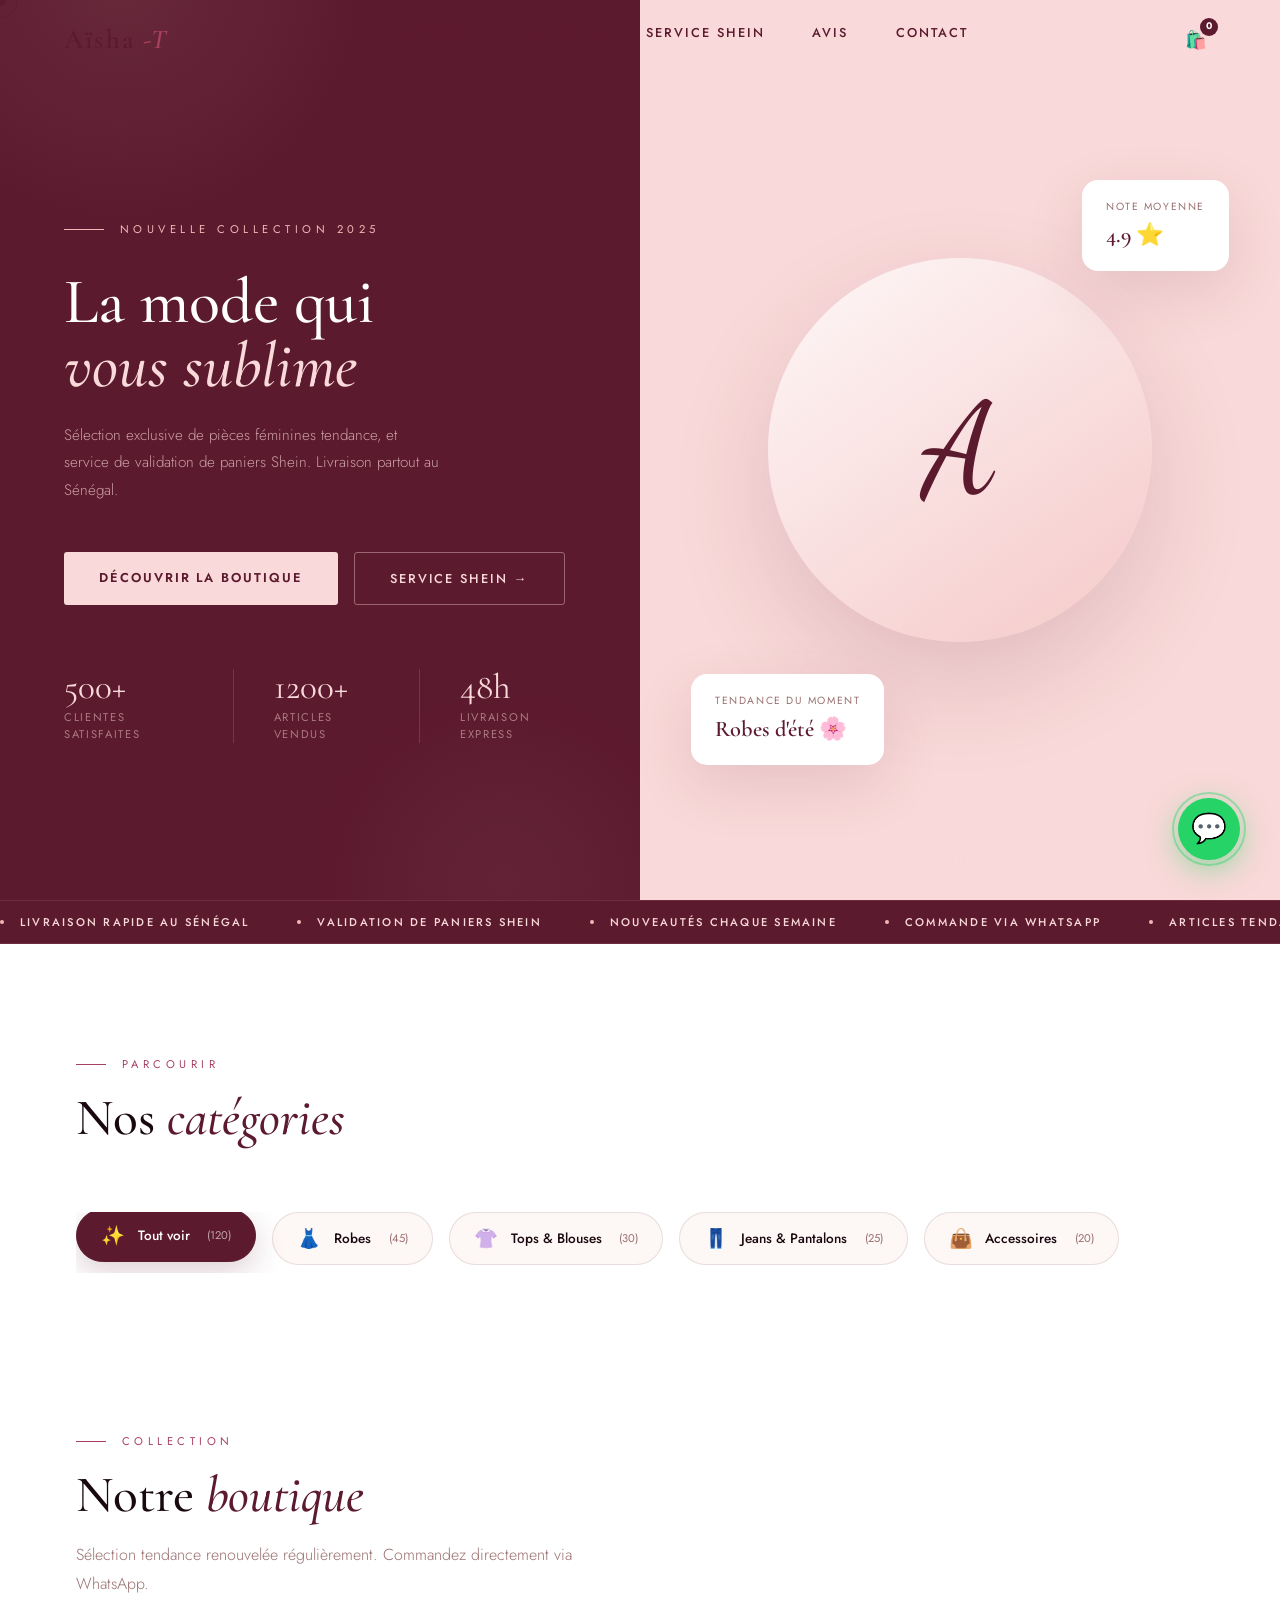
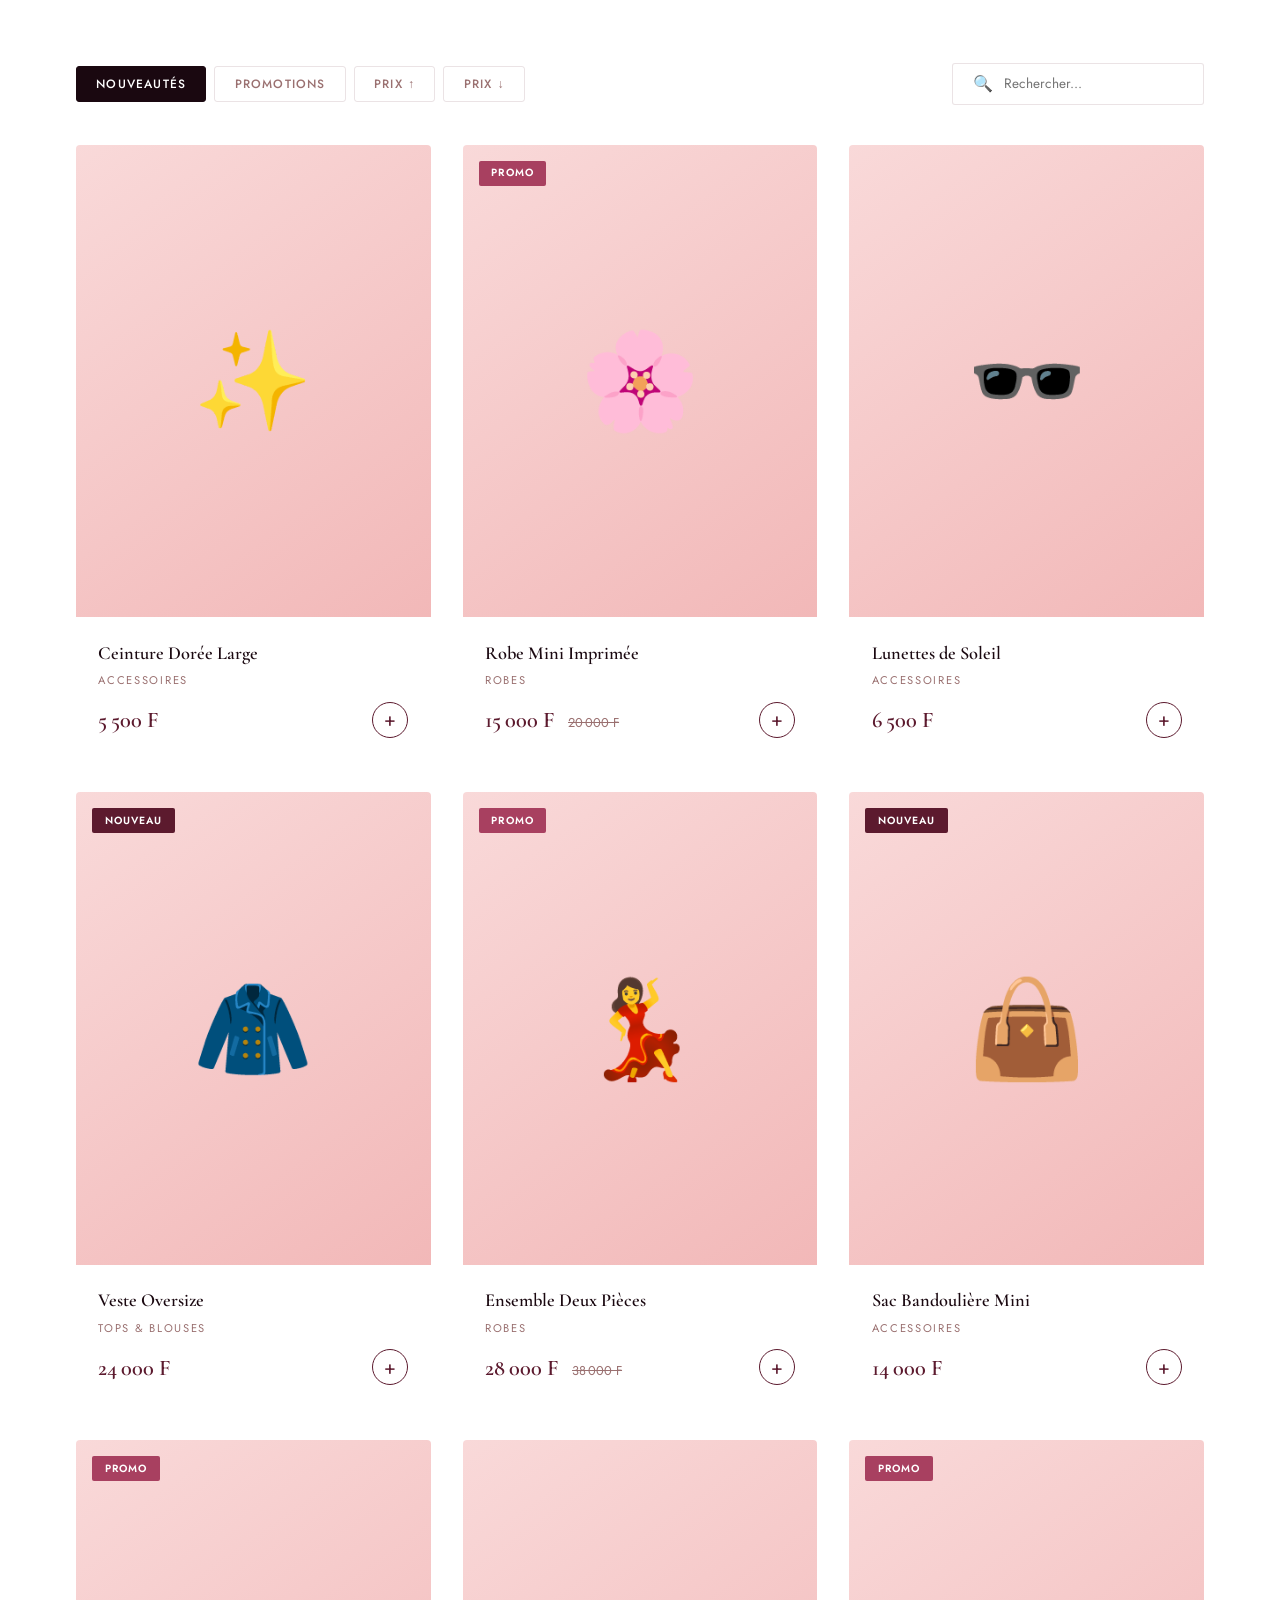
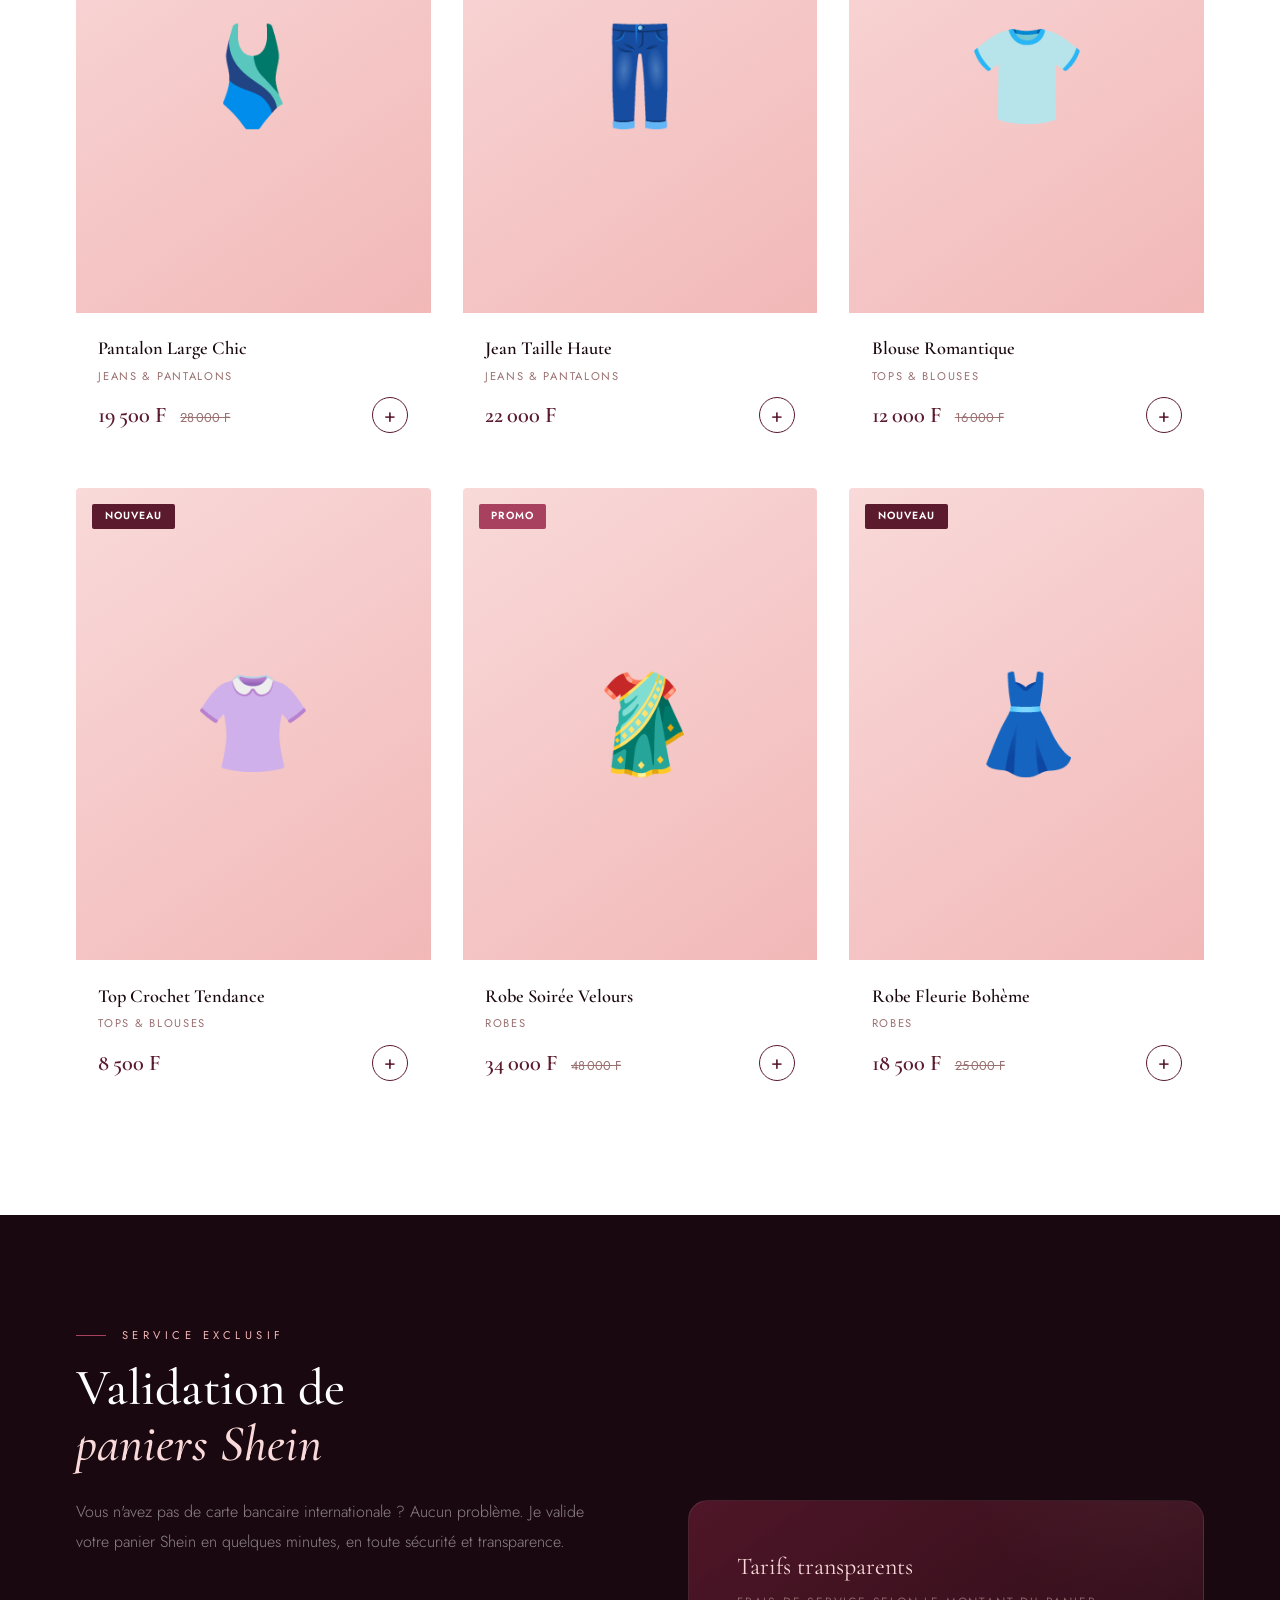
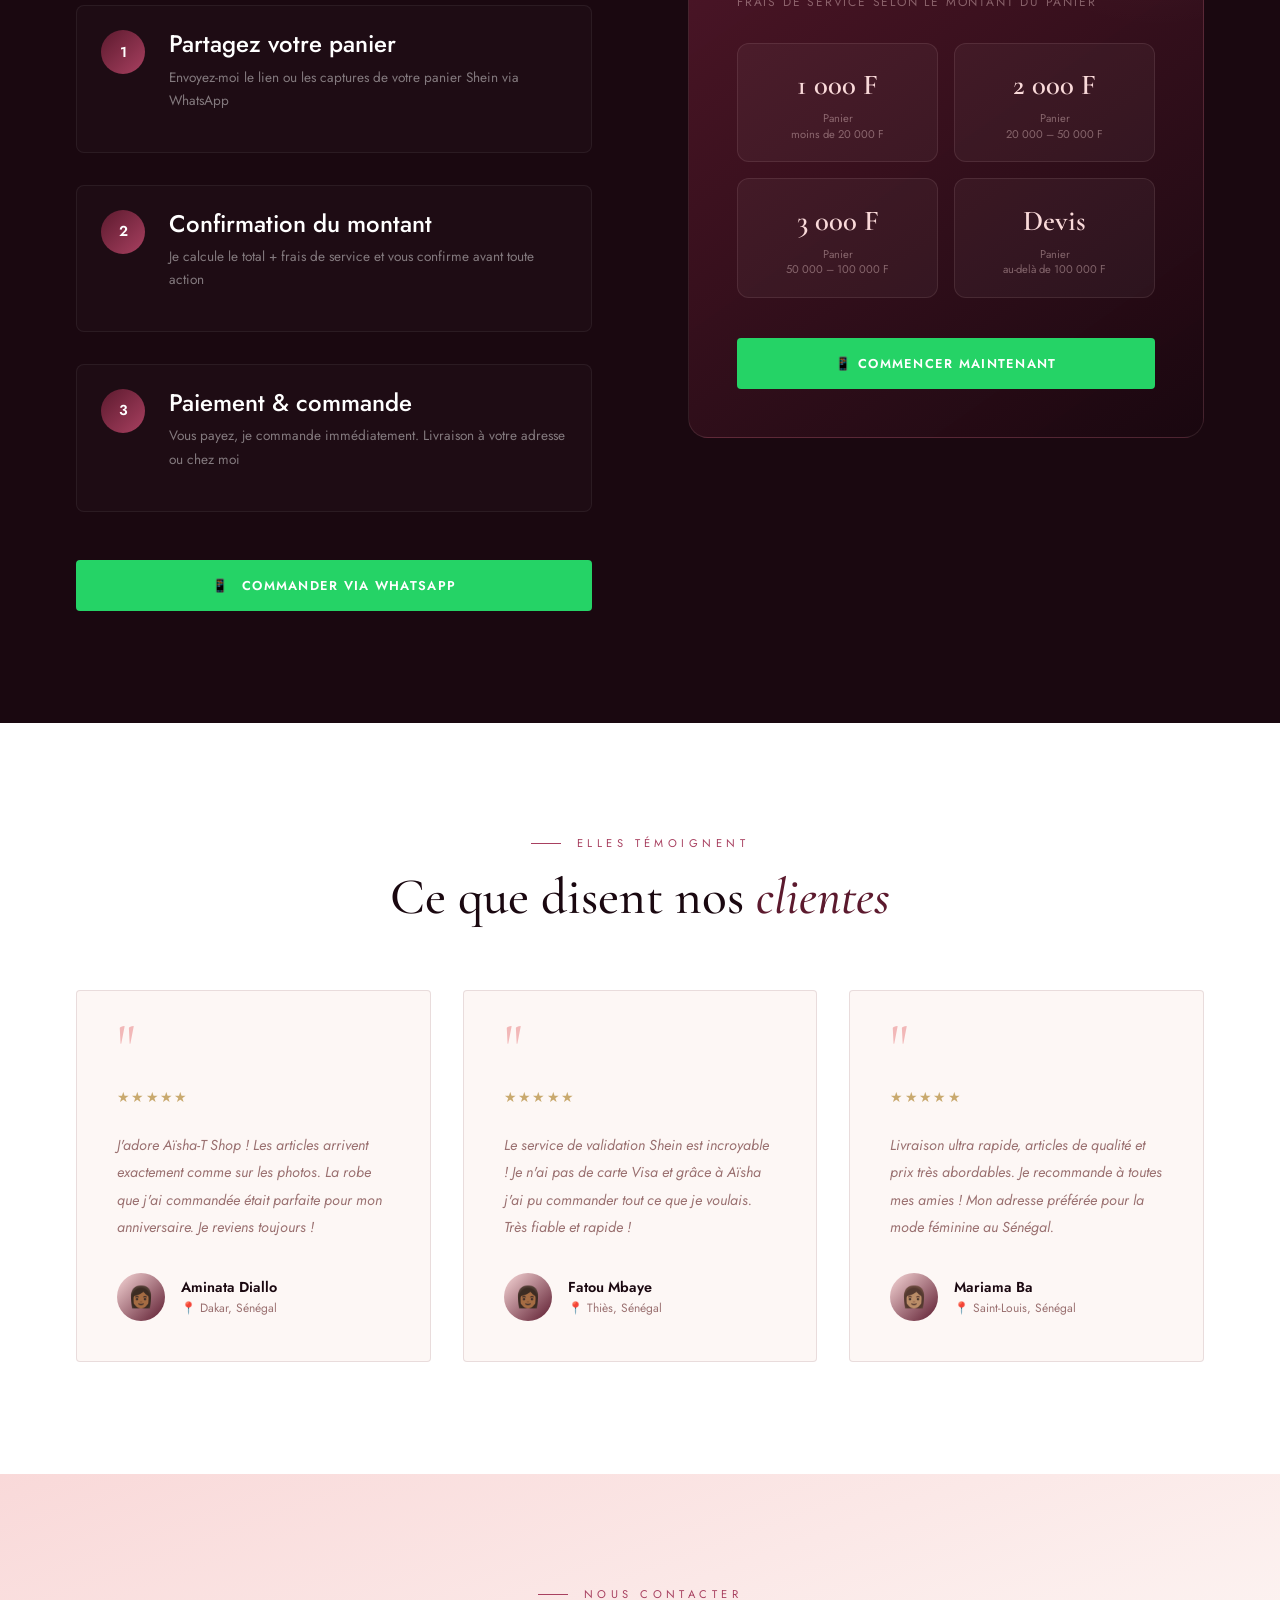
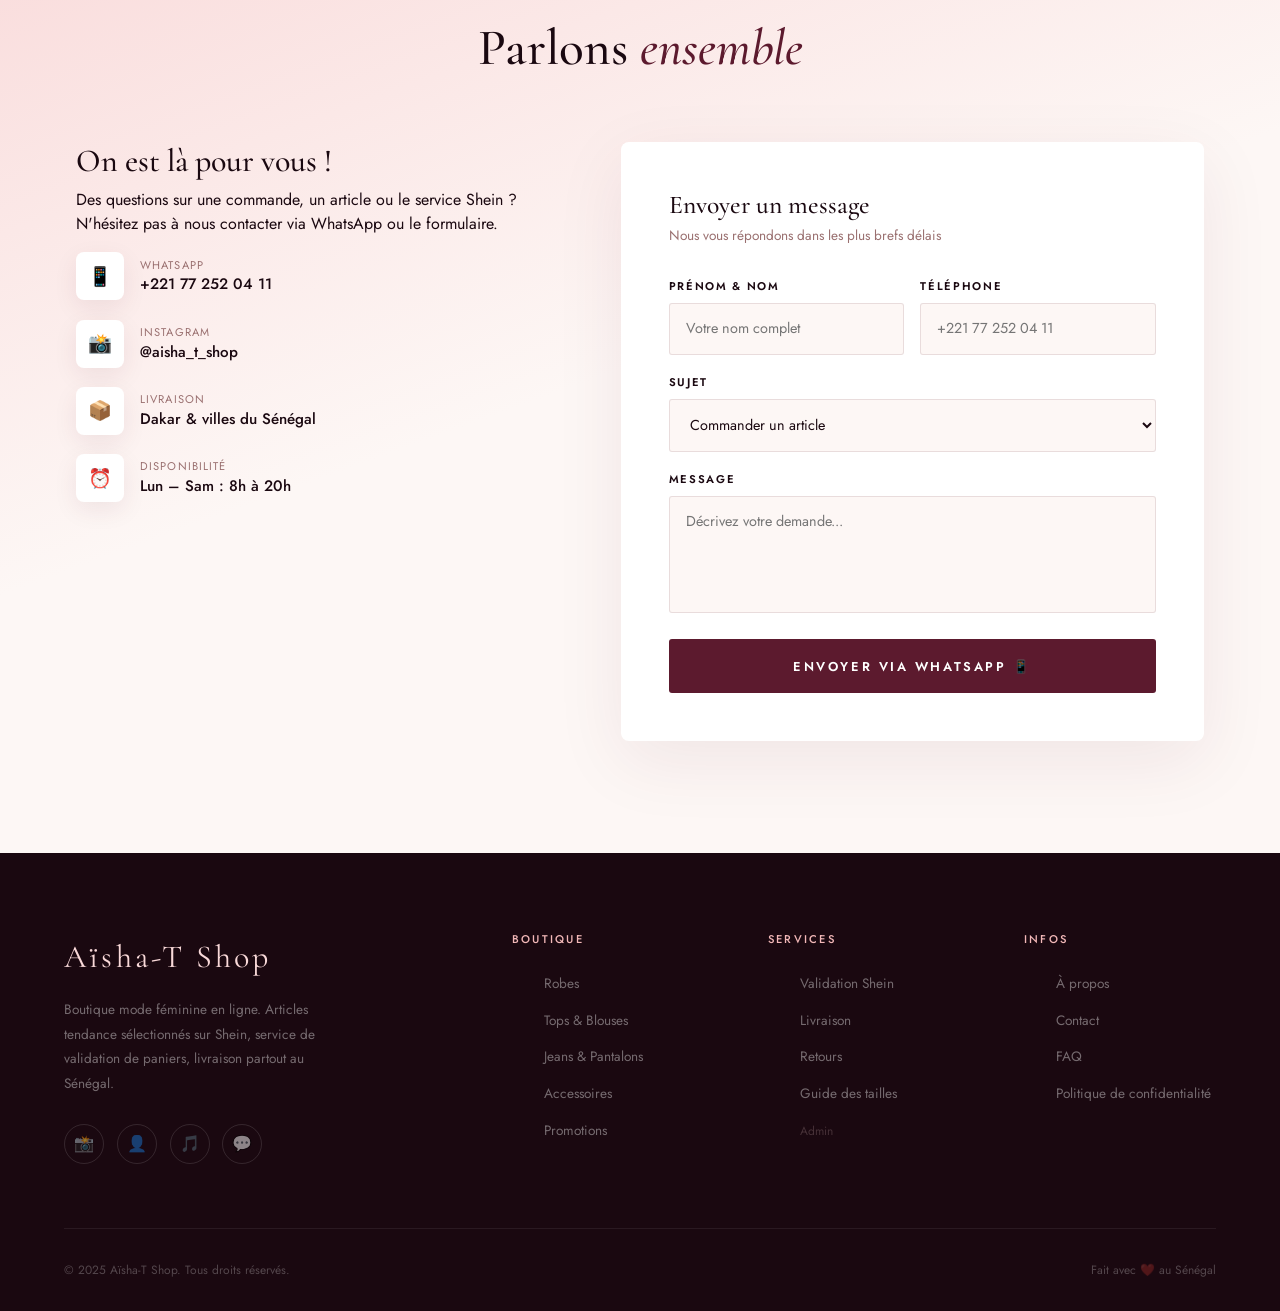
<file: index.html>
<!DOCTYPE html>
<html lang="fr">
<head>
  <meta charset="UTF-8">
  <meta name="viewport" content="width=device-width, initial-scale=1.0">
  <title>Aïsha-T Shop — Mode Féminine & Validation Shein</title>
  <meta name="description" content="Boutique mode féminine tendance. Articles Shein revendus & validation de paniers. Livraison au Sénégal.">
  
  <!-- Open Graph Meta Tags -->
  <meta property="og:title" content="Aïsha-T Shop — Mode Féminine & Validation Shein">
  <meta property="og:description" content="Boutique mode féminine tendance. Articles Shein revendus & validation de paniers. Livraison au Sénégal.">
  <meta property="og:image" content="https://images.unsplash.com/photo-1567401893414-76b7b1e5a7a5?q=80&w=1000&auto=format&fit=crop">
  <meta property="og:url" content="https://aisha-t-shop.com/">
  <meta property="og:type" content="website">
  
  <!-- Bootstrap CSS -->
  <link href="https://cdn.jsdelivr.net/npm/bootstrap@5.3.2/dist/css/bootstrap.min.css" rel="stylesheet">
  <!-- Custom CSS -->
  <link rel="stylesheet" href="css/style.css">
</head>
<body>

<!-- CURSOR -->
<div class="cursor" id="cursor"></div>
<div class="cursor-follower" id="cursorFollower"></div>

<!-- PARTICLES -->
<canvas id="particles-canvas"></canvas>

<!-- LOADER -->
<div id="loader">
  <div class="loader-logo">Aïsha<span>-T</span></div>
  <div class="loader-line"></div>
  <div class="loader-sub">Mode Féminine · Validation Shein</div>
</div>

<!-- NAVBAR -->
<nav id="navbar">
  <a href="#" class="nav-logo">Aïsha<em>-T</em></a>

  <ul class="nav-center" id="navLinks" aria-label="Menu principal">
    <li><a href="#hero">Accueil</a></li>
    <li><a href="#boutique">Boutique</a></li>
    <li><a href="#shein-service">Service Shein</a></li>
    <li><a href="#temoignages">Avis</a></li>
    <li><a href="#contact">Contact</a></li>
  </ul>

  <div class="nav-right">
    <button class="nav-icon-btn" onclick="toggleCart()" title="Panier" aria-label="Ouvrir le panier">
      🛍️
      <span class="badge" id="cartBadge">0</span>
    </button>
    <button class="hamburger" onclick="toggleNav()" aria-label="Ouvrir le menu">
      <span></span><span></span><span></span>
    </button>
  </div>
</nav>

<!-- HERO -->
<section id="hero">
  <div class="hero-left">
    <div class="hero-eyebrow">Nouvelle Collection 2025</div>
    <h1 class="hero-title">
      La mode qui<br><em>vous sublime</em>
    </h1>
    <p class="hero-sub">
      Sélection exclusive de pièces féminines tendance, et service de validation de paniers Shein. Livraison partout au Sénégal.
    </p>
    <div class="hero-actions">
      <a href="#boutique" class="btn-primary"><span>Découvrir la boutique</span></a>
      <a href="#shein-service" class="btn-ghost">Service Shein →</a>
    </div>
    <div class="hero-stats">
      <div class="hero-stat">
        <div class="num" data-count="500" data-suffix="+">0</div>
        <div class="lbl">Clientes satisfaites</div>
      </div>
      <div class="hero-stat-sep"></div>
      <div class="hero-stat">
        <div class="num" data-count="1200" data-suffix="+">0</div>
        <div class="lbl">Articles vendus</div>
      </div>
      <div class="hero-stat-sep"></div>
      <div class="hero-stat">
        <div class="num" data-count="48" data-suffix="h">0</div>
        <div class="lbl">Livraison express</div>
      </div>
    </div>
  </div>

  <div class="hero-right">
    <div class="hero-visual">
      <div class="hero-circle">
        <div class="hero-logo-display">A</div>
      </div>

      <div class="hero-floating-card">
        <div class="hfc-label">Tendance du moment</div>
        <div class="hfc-value">Robes d'été 🌸</div>
      </div>

      <div class="hero-floating-card">
        <div class="hfc-label">Note moyenne</div>
        <div class="hfc-value">4.9 ⭐</div>
      </div>
    </div>

    <div class="hero-scroll">
      <div class="arrow">↓</div>
      <span>Défiler</span>
    </div>
  </div>
</section>

<!-- MARQUEE -->
<div class="marquee-band">
  <div class="marquee-track">
    <span class="marquee-item"><span class="marquee-dot"></span> Livraison rapide au Sénégal</span>
    <span class="marquee-item"><span class="marquee-dot"></span> Validation de paniers Shein</span>
    <span class="marquee-item"><span class="marquee-dot"></span> Nouveautés chaque semaine</span>
    <span class="marquee-item"><span class="marquee-dot"></span> Commande via WhatsApp</span>
    <span class="marquee-item"><span class="marquee-dot"></span> Articles tendance & abordables</span>
    <span class="marquee-item"><span class="marquee-dot"></span> Tailles XS à XL disponibles</span>
    <span class="marquee-item"><span class="marquee-dot"></span> Paiement sécurisé</span>
    <span class="marquee-item"><span class="marquee-dot"></span> Livraison rapide au Sénégal</span>
    <span class="marquee-item"><span class="marquee-dot"></span> Validation de paniers Shein</span>
    <span class="marquee-item"><span class="marquee-dot"></span> Nouveautés chaque semaine</span>
    <span class="marquee-item"><span class="marquee-dot"></span> Commande via WhatsApp</span>
    <span class="marquee-item"><span class="marquee-dot"></span> Articles tendance & abordables</span>
    <span class="marquee-item"><span class="marquee-dot"></span> Tailles XS à XL disponibles</span>
    <span class="marquee-item"><span class="marquee-dot"></span> Paiement sécurisé</span>
  </div>
</div>

<!-- CATEGORIES -->
<section id="categories" class="section">
  <div class="container">
    <div class="section-header reveal">
      <div class="section-eyebrow">Parcourir</div>
      <h2 class="section-title">Nos <em>catégories</em></h2>
    </div>
    <div class="categories-row reveal">
      <div class="cat-pill active" onclick="filterCat('tout', this)">
        <span class="cat-pill-emoji">✨</span>
        <span class="cat-pill-name">Tout voir</span>
        <span class="cat-pill-count">(120)</span>
      </div>
      <div class="cat-pill" onclick="filterCat('robe', this)">
        <span class="cat-pill-emoji">👗</span>
        <span class="cat-pill-name">Robes</span>
        <span class="cat-pill-count">(45)</span>
      </div>
      <div class="cat-pill" onclick="filterCat('top', this)">
        <span class="cat-pill-emoji">👚</span>
        <span class="cat-pill-name">Tops & Blouses</span>
        <span class="cat-pill-count">(30)</span>
      </div>
      <div class="cat-pill" onclick="filterCat('jean', this)">
        <span class="cat-pill-emoji">👖</span>
        <span class="cat-pill-name">Jeans & Pantalons</span>
        <span class="cat-pill-count">(25)</span>
      </div>
      <div class="cat-pill" onclick="filterCat('accessoire', this)">
        <span class="cat-pill-emoji">👜</span>
        <span class="cat-pill-name">Accessoires</span>
        <span class="cat-pill-count">(20)</span>
      </div>
    </div>
  </div>
</section>

<!-- BOUTIQUE -->
<section id="boutique" class="section" style="background:white; padding-top:3rem">
  <div class="container">
    <div class="section-header reveal">
      <div class="section-eyebrow">Collection</div>
      <h2 class="section-title">Notre <em>boutique</em></h2>
      <p class="section-desc">Sélection tendance renouvelée régulièrement. Commandez directement via WhatsApp.</p>
    </div>

    <div class="products-toolbar reveal">
      <div class="filter-tabs">
        <button class="filter-tab active" onclick="setSort('recent', this)">Nouveautés</button>
        <button class="filter-tab" onclick="setSort('promo', this)">Promotions</button>
        <button class="filter-tab" onclick="setSort('prix_asc', this)">Prix ↑</button>
        <button class="filter-tab" onclick="setSort('prix_desc', this)">Prix ↓</button>
      </div>
      <div class="search-wrap">
        <span>🔍</span>
        <input type="text" placeholder="Rechercher..." oninput="doSearch(this.value)">
      </div>
    </div>

    <div class="products-grid" id="productsGrid"></div>
  </div>
</section>

<!-- SERVICE SHEIN -->
<section id="shein-service" class="section">
  <div class="container">
    <div class="shein-grid">
      <div class="reveal-left">
        <div class="section-eyebrow" style="color:var(--blush-mid)">Service exclusif</div>
        <h2 class="shein-title">Validation de<br><em>paniers Shein</em></h2>
        <p class="shein-desc">
          Vous n'avez pas de carte bancaire internationale ? Aucun problème. Je valide votre panier Shein en quelques minutes, en toute sécurité et transparence.
        </p>
        <div class="shein-steps">
          <div class="step">
            <div class="step-num">1</div>
            <div class="step-body">
              <h4>Partagez votre panier</h4>
              <p>Envoyez-moi le lien ou les captures de votre panier Shein via WhatsApp</p>
            </div>
          </div>
          <div class="step">
            <div class="step-num">2</div>
            <div class="step-body">
              <h4>Confirmation du montant</h4>
              <p>Je calcule le total + frais de service et vous confirme avant toute action</p>
            </div>
          </div>
          <div class="step">
            <div class="step-num">3</div>
            <div class="step-body">
              <h4>Paiement & commande</h4>
              <p>Vous payez, je commande immédiatement. Livraison à votre adresse ou chez moi</p>
            </div>
          </div>
        </div>
        <a href="https://wa.me/221772520411?text=Bonjour%20Aïsha-T%20Shop%20!%20Je%20voudrais%20valider%20mon%20panier%20Shein%20🛒" target="_blank" class="btn-wa">
          <span>📱</span> Commander via WhatsApp
        </a>
      </div>

      <div class="shein-visual-box reveal-right">
        <div class="shein-box-title">Tarifs transparents</div>
        <div class="shein-box-sub">Frais de service selon le montant du panier</div>
        <div class="tarif-grid">
          <div class="tarif-card">
            <div class="tarif-price">1 000 F</div>
            <div class="tarif-range">Panier<br>moins de 20 000 F</div>
          </div>
          <div class="tarif-card">
            <div class="tarif-price">2 000 F</div>
            <div class="tarif-range">Panier<br>20 000 – 50 000 F</div>
          </div>
          <div class="tarif-card">
            <div class="tarif-price">3 000 F</div>
            <div class="tarif-range">Panier<br>50 000 – 100 000 F</div>
          </div>
          <div class="tarif-card">
            <div class="tarif-price">Devis</div>
            <div class="tarif-range">Panier<br>au-delà de 100 000 F</div>
          </div>
        </div>
        <a href="https://wa.me/221772520411?text=Bonjour%20!%20Je%20veux%20valider%20mon%20panier%20Shein" target="_blank" class="btn-wa" style="margin-top:0.5rem">
          📱 Commencer maintenant
        </a>
      </div>
    </div>
  </div>
</section>

<!-- TESTIMONIALS -->
<section id="temoignages" class="section" style="background:white">
  <div class="container">
    <div class="section-header reveal" style="text-align:center">
      <div class="section-eyebrow" style="justify-content:center">Elles témoignent</div>
      <h2 class="section-title">Ce que disent nos <em>clientes</em></h2>
    </div>
    <div class="testi-grid">
      <div class="testi-card reveal" style="transition-delay:0s">
        <span class="testi-quote">"</span>
        <div class="testi-stars">★★★★★</div>
        <p class="testi-text">J'adore Aïsha-T Shop ! Les articles arrivent exactement comme sur les photos. La robe que j'ai commandée était parfaite pour mon anniversaire. Je reviens toujours !</p>
        <div class="testi-author">
          <div class="testi-avatar">👩🏾</div>
          <div>
            <div class="testi-name">Aminata Diallo</div>
            <div class="testi-loc">📍 Dakar, Sénégal</div>
          </div>
        </div>
      </div>
      <div class="testi-card reveal" style="transition-delay:0.1s">
        <span class="testi-quote">"</span>
        <div class="testi-stars">★★★★★</div>
        <p class="testi-text">Le service de validation Shein est incroyable ! Je n'ai pas de carte Visa et grâce à Aïsha j'ai pu commander tout ce que je voulais. Très fiable et rapide !</p>
        <div class="testi-author">
          <div class="testi-avatar">👩🏾</div>
          <div>
            <div class="testi-name">Fatou Mbaye</div>
            <div class="testi-loc">📍 Thiès, Sénégal</div>
          </div>
        </div>
      </div>
      <div class="testi-card reveal" style="transition-delay:0.2s">
        <span class="testi-quote">"</span>
        <div class="testi-stars">★★★★★</div>
        <p class="testi-text">Livraison ultra rapide, articles de qualité et prix très abordables. Je recommande à toutes mes amies ! Mon adresse préférée pour la mode féminine au Sénégal.</p>
        <div class="testi-author">
          <div class="testi-avatar">👩🏽</div>
          <div>
            <div class="testi-name">Mariama Ba</div>
            <div class="testi-loc">📍 Saint-Louis, Sénégal</div>
          </div>
        </div>
      </div>
    </div>
  </div>
</section>

<!-- CONTACT -->
<section id="contact" class="section">
  <div class="container">
    <div class="section-header reveal" style="text-align:center">
      <div class="section-eyebrow" style="justify-content:center">Nous contacter</div>
      <h2 class="section-title">Parlons <em>ensemble</em></h2>
    </div>
    <div class="contact-grid">
      <div class="reveal-left">
        <h3 style="font-family:'Cormorant Garamond',serif;font-size:2rem;margin-bottom:0.5rem">On est là pour vous !</h3>
        <p>Des questions sur une commande, un article ou le service Shein ? N'hésitez pas à nous contacter via WhatsApp ou le formulaire.</p>
        <div class="contact-items">
          <div class="contact-item">
            <div class="ci-icon">📱</div>
            <div><div class="ci-label">WhatsApp</div><div class="ci-val">+221 77 252 04 11</div></div>
          </div>
          <div class="contact-item">
            <div class="ci-icon">📸</div>
            <div><div class="ci-label">Instagram</div><div class="ci-val">@aisha_t_shop</div></div>
          </div>
          <div class="contact-item">
            <div class="ci-icon">📦</div>
            <div><div class="ci-label">Livraison</div><div class="ci-val">Dakar & villes du Sénégal</div></div>
          </div>
          <div class="contact-item">
            <div class="ci-icon">⏰</div>
            <div><div class="ci-label">Disponibilité</div><div class="ci-val">Lun – Sam : 8h à 20h</div></div>
          </div>
        </div>
      </div>
      <div class="contact-form reveal-right" id="contactForm">
        <h3>Envoyer un message</h3>
        <p class="sub">Nous vous répondons dans les plus brefs délais</p>
        <div class="form-row">
          <div class="form-group">
            <label>PRÉNOM & NOM</label>
            <input type="text" id="cName" placeholder="Votre nom complet">
          </div>
          <div class="form-group">
            <label>TÉLÉPHONE</label>
            <input type="tel" id="cTel" placeholder="+221 77 252 04 11">
          </div>
        </div>
        <div class="form-group">
          <label>SUJET</label>
          <select id="cSujet">
            <option>Commander un article</option>
            <option>Validation de panier Shein</option>
            <option>Suivi de commande</option>
            <option>Renseignement sur un article</option>
            <option>Autre demande</option>
          </select>
        </div>
        <div class="form-group">
          <label>MESSAGE</label>
          <textarea id="cMsg" rows="4" placeholder="Décrivez votre demande..."></textarea>
        </div>
        <button class="btn-submit" onclick="handleContact()"><span>Envoyer via WhatsApp 📱</span></button>
      </div>
    </div>
  </div>
</section>

<!-- FOOTER -->
<footer>
  <div class="footer-main">
    <div class="footer-brand">
      <a href="#" class="logo-foot">Aïsha-T Shop</a>
      <p>Boutique mode féminine en ligne. Articles tendance sélectionnés sur Shein, service de validation de paniers, livraison partout au Sénégal.</p>
      <div class="footer-socials">
        <a class="soc-btn" href="#" title="Instagram">📸</a>
        <a class="soc-btn" href="#" title="Facebook">👤</a>
        <a class="soc-btn" href="#" title="TikTok">🎵</a>
        <a class="soc-btn" href="https://wa.me/221772520411" target="_blank" title="WhatsApp">💬</a>
      </div>
    </div>
    <div class="footer-col">
      <h4>Boutique</h4>
      <ul>
        <li><a href="#">Robes</a></li>
        <li><a href="#">Tops & Blouses</a></li>
        <li><a href="#">Jeans & Pantalons</a></li>
        <li><a href="#">Accessoires</a></li>
        <li><a href="#">Promotions</a></li>
      </ul>
    </div>
    <div class="footer-col">
      <h4>Services</h4>
      <ul>
        <li><a href="#">Validation Shein</a></li>
        <li><a href="#">Livraison</a></li>
        <li><a href="#">Retours</a></li>
        <li><a href="#">Guide des tailles</a></li>
        <li><a href="admin.html" style="color:rgba(249,217,217,0.2);font-size:0.75rem">Admin</a></li>
      </ul>
    </div>
    <div class="footer-col">
      <h4>Infos</h4>
      <ul>
        <li><a href="#">À propos</a></li>
        <li><a href="#contact">Contact</a></li>
        <li><a href="#">FAQ</a></li>
        <li><a href="#">Politique de confidentialité</a></li>
      </ul>
    </div>
  </div>
  <div class="footer-bottom">
    <span>© 2025 Aïsha-T Shop. Tous droits réservés.</span>
    <span>Fait avec ❤️ au Sénégal</span>
  </div>
</footer>

<!-- CART DRAWER -->
<div id="cartOverlay" class="cart-overlay">
  <div class="cart-panel">
    <div class="cart-head">
      <h2>Mon Panier 🛍️</h2>
      <button class="cart-close" onclick="toggleCart()">✕</button>
    </div>
    <div class="cart-items-list" id="cartItemsList">
      <div class="cart-empty-state">
        <div class="icon">🛍️</div>
        <p>Votre panier est vide</p>
      </div>
    </div>
    <div class="cart-footer" id="cartFooter" style="display:none">
      <div class="cart-total-row">
        <span>Total</span>
        <span id="cartTotal">0 F</span>
      </div>
      <a id="cartWaBtn" href="#" target="_blank" class="btn-wa">📱 Commander via WhatsApp</a>
    </div>
  </div>
</div>

<!-- PRODUCT MODAL -->
<div id="productModal" class="modal-overlay">
  <div class="product-modal">
    <div class="modal-grid">
      <div class="modal-img" id="modalImg">👗</div>
      <div class="modal-body">
        <button class="modal-close-btn" onclick="closeProductModal()">✕</button>
        <h2 class="modal-name" id="modalName">Nom du produit</h2>
        <div class="modal-cat" id="modalCat">Catégorie</div>
        <div class="modal-price" id="modalPrice">0 F</div>
        <p class="modal-desc" id="modalDesc">Description.</p>
        <div class="size-section">
          <label>CHOISIR LA TAILLE</label>
          <div class="size-row">
            <button class="size-chip" onclick="selectSize(this)">XS</button>
            <button class="size-chip active" onclick="selectSize(this)">S</button>
            <button class="size-chip" onclick="selectSize(this)">M</button>
            <button class="size-chip" onclick="selectSize(this)">L</button>
            <button class="size-chip" onclick="selectSize(this)">XL</button>
          </div>
        </div>
        <div class="modal-btns">
          <button class="modal-add" onclick="addCurrentToCart()">🛍️ Ajouter au panier</button>
          <button class="modal-wa-btn" onclick="orderCurrentViaWa()" title="Commander via WhatsApp">📱</button>
        </div>
      </div>
    </div>
  </div>
</div>

<!-- WHATSAPP FAB -->
<a href="https://wa.me/221772520411?text=Bonjour%20Aïsha-T%20Shop%20!%20🌸" target="_blank" class="wa-fab" title="Commander sur WhatsApp">💬</a>

<!-- TOAST -->
<div class="toast" id="toast"></div>

<!-- Bootstrap JS -->
<script src="https://cdn.jsdelivr.net/npm/bootstrap@5.3.2/dist/js/bootstrap.bundle.min.js"></script>
<!-- Main JS -->
<script src="js/main.js"></script>
</body>
</html>
</file>
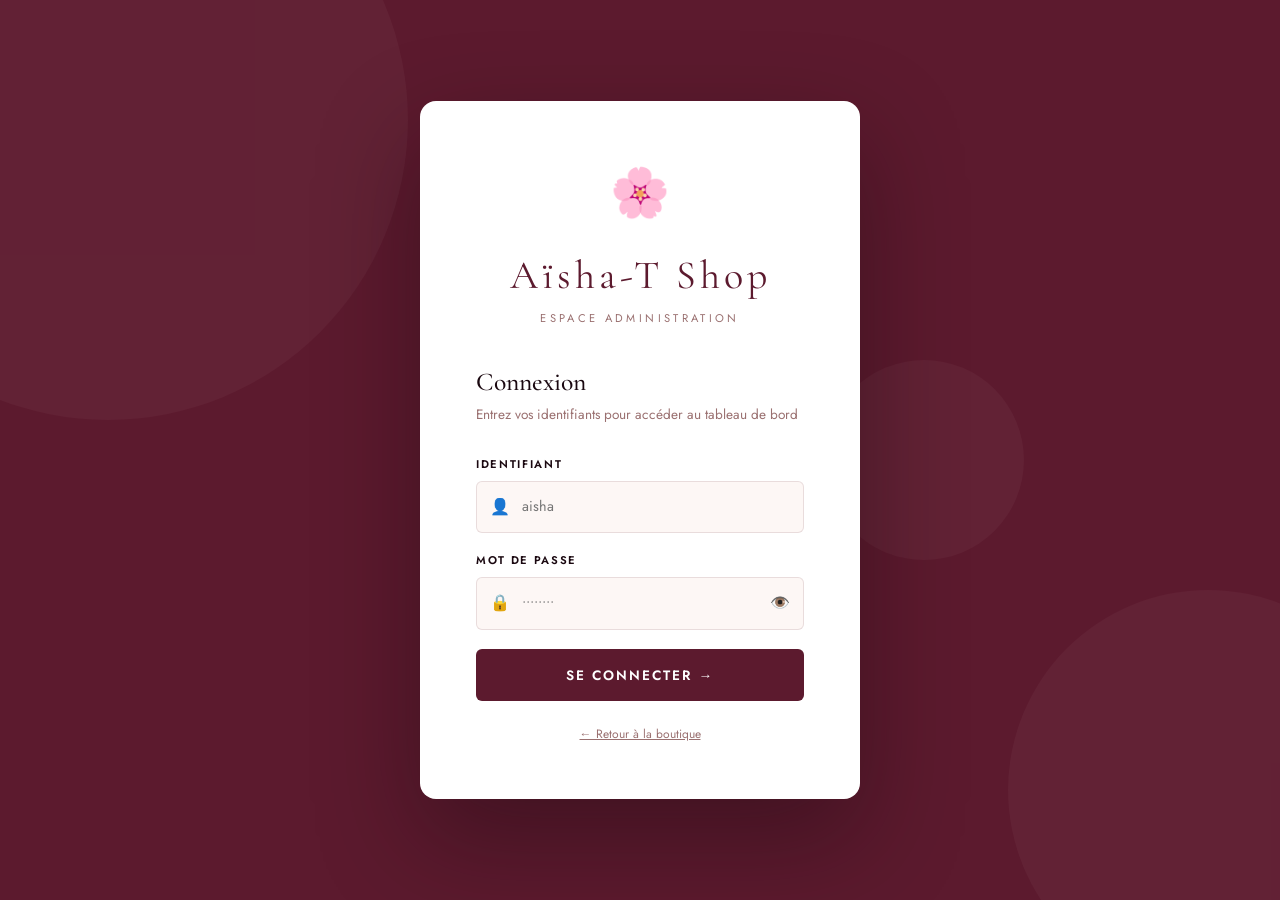
<file: admin.html>
<!DOCTYPE html>
<html lang="fr">
<head>
  <meta charset="UTF-8">
  <meta name="viewport" content="width=device-width, initial-scale=1.0">
  <title>Aïsha-T Shop — Administration</title>
  <meta name="robots" content="noindex, nofollow">
  
  <!-- Bootstrap CSS -->
  <link href="https://cdn.jsdelivr.net/npm/bootstrap@5.3.2/dist/css/bootstrap.min.css" rel="stylesheet">
  <!-- Admin CSS -->
  <link rel="stylesheet" href="css/admin.css">

  <style>
    @keyframes loginOut { to { opacity:0; transform:scale(1.05) translateY(-20px); } }
  </style>
</head>
<body>

<!-- ==================== LOGIN PAGE ==================== -->
<div id="loginPage" class="login-page" style="display:none">
  <div class="login-bg-circles">
    <div class="lbc"></div>
    <div class="lbc"></div>
    <div class="lbc"></div>
  </div>

  <div class="login-card">
    <div class="login-logo">
      <div class="logo-icon">🌸</div>
      <div class="brand">Aïsha-T Shop</div>
      <div class="sub">Espace Administration</div>
    </div>

    <h2 class="login-title">Connexion</h2>
    <p class="login-sub">Entrez vos identifiants pour accéder au tableau de bord</p>

    <div class="login-error" id="loginError"></div>

    <form class="login-form" id="loginForm" onsubmit="return false">
      <div class="field">
        <label>IDENTIFIANT</label>
        <div class="input-wrap">
          <span class="input-icon">👤</span>
          <input type="text" id="loginUser" placeholder="aisha" autocomplete="username" required>
        </div>
      </div>
      <div class="field">
        <label>MOT DE PASSE</label>
        <div class="input-wrap">
          <span class="input-icon">🔒</span>
          <input type="password" id="loginPass" placeholder="••••••••" autocomplete="current-password" required>
          <button type="button" class="toggle-pw" onclick="togglePassword()">👁️</button>
        </div>
      </div>
      <button type="submit" class="btn-login" onclick="doLogin()">Se connecter →</button>
    </form>

    <div class="login-footer">
      <a href="index.html" style="color:var(--muted)">← Retour à la boutique</a>
    </div>
  </div>
</div>

<!-- ==================== ADMIN APP ==================== -->
<div id="adminApp" style="display:none">

  <!-- SIDEBAR -->
  <!-- Sidebar overlay for mobile -->
<div class="sidebar-overlay" id="sidebarOverlay" onclick="closeSidebar()"></div>

<aside class="sidebar" id="sidebar">
    <div class="sidebar-logo">
      <div class="brand">Aïsha-T Shop</div>
      <div class="role">Panneau d'administration</div>
    </div>

    <nav class="sidebar-nav">
      <div class="nav-section-label">Principal</div>

      <button class="sidebar-link" data-page="dashboard" onclick="navigateTo('dashboard')">
        <span class="icon">📊</span>
        Tableau de bord
      </button>
      <button class="sidebar-link" data-page="products" onclick="navigateTo('products')">
        <span class="icon">🛍️</span>
        Produits
      </button>
      <button class="sidebar-link" data-page="orders" onclick="navigateTo('orders')">
        <span class="icon">📦</span>
        Commandes
        <span class="badge-count">2</span>
      </button>

      <div class="nav-section-label">Communication</div>

      <button class="sidebar-link" data-page="messages" onclick="navigateTo('messages')">
        <span class="icon">💬</span>
        Messages
        <span class="badge-count">2</span>
      </button>

      <div class="nav-section-label">Système</div>

      <button class="sidebar-link" data-page="settings" onclick="navigateTo('settings')">
        <span class="icon">⚙️</span>
        Paramètres
      </button>
      <a class="sidebar-link" href="index.html" target="_blank">
        <span class="icon">🌐</span>
        Voir la boutique
      </a>
    </nav>

    <div class="sidebar-bottom">
      <div class="sidebar-user">
        <div class="user-avatar">👩🏾</div>
        <div>
          <div class="user-name">Aïsha</div>
          <div class="user-email">Administratrice</div>
        </div>
      </div>
      <button class="btn-logout" onclick="logout()">🚪 Se déconnecter</button>
    </div>
  </aside>

  <!-- MAIN CONTENT -->
  <div class="main-content">

    <!-- TOPBAR -->
    <div class="topbar">
      <div class="topbar-left">
        <button class="topbar-btn" onclick="toggleSidebar()" id="menuBtn" style="display:none">☰</button>
        <h1 class="page-title" id="pageTitle">Tableau de bord</h1>
      </div>
      <div class="topbar-right">
        <div class="topbar-search">
          <span>🔍</span>
          <input type="text" placeholder="Rechercher...">
        </div>
        <button class="topbar-btn" title="Notifications">
          🔔
          <span class="notif-dot"></span>
        </button>
        <button class="topbar-btn" title="Voir la boutique" onclick="window.open('index.html','_blank')">🌐</button>
        <button class="topbar-btn" title="Déconnexion" onclick="logout()">🚪</button>
      </div>
    </div>

    <!-- CONTENT -->
    <div class="content-area" id="contentArea">
      <!-- Dynamic content rendered by JS -->
    </div>

  </div>
</div>

<!-- Bootstrap JS -->
<script src="https://cdn.jsdelivr.net/npm/bootstrap@5.3.2/dist/js/bootstrap.bundle.min.js"></script>
<!-- Admin JS -->
<script src="js/admin.js"></script>

<script>
  // Show hamburger on mobile
  function handleResize() {
    const btn = document.getElementById('menuBtn');
    if (!btn) return;
    btn.style.display = window.innerWidth <= 768 ? 'flex' : 'none';
  }
  handleResize();
  window.addEventListener('resize', handleResize);
</script>
</body>
</html>
</file>
<file: css/style.css>
/* ============================================
   AÏSHA-T SHOP — Main Stylesheet
   ============================================ */

@import url('https://fonts.googleapis.com/css2?family=Cormorant+Garamond:ital,wght@0,300;0,400;0,600;0,700;1,300;1,400&family=Jost:wght@200;300;400;500;600&family=Dancing+Script:wght@600;700&display=swap');

/* ===== CSS VARIABLES ===== */
:root {
  --blush:     #f9d9d9;
  --blush-mid: #f2b8b8;
  --blush-deep:#e89090;
  --wine:      #5c1a2e;
  --wine-mid:  #7a2a40;
  --wine-light:#a84060;
  --cream:     #fdf7f5;
  --dark:      #1a0810;
  --muted:     #9a7070;
  --gold:      #c9a96e;
  --white:     #ffffff;
  --border:    rgba(92,26,46,0.12);

  --ease-bounce: cubic-bezier(0.34, 1.56, 0.64, 1);
  --ease-smooth: cubic-bezier(0.4, 0, 0.2, 1);
}

/* ===== RESET ===== */
*, *::before, *::after { margin:0; padding:0; box-sizing:border-box; }
html { scroll-behavior: smooth; font-size: 16px; }
body {
  font-family: 'Jost', sans-serif;
  background: var(--cream);
  color: var(--dark);
  overflow-x: hidden;
  cursor: none;
}
img { max-width:100%; display:block; }
a { text-decoration: none; }

/* ===== CUSTOM CURSOR ===== */
.cursor {
  width: 12px; height: 12px;
  background: var(--wine);
  border-radius: 50%;
  position: fixed; top:0; left:0;
  pointer-events: none; z-index: 99999;
  transform: translate(-50%,-50%);
  transition: transform 0.1s, background 0.3s, width 0.3s, height 0.3s;
}
.cursor-follower {
  width: 36px; height: 36px;
  border: 1.5px solid var(--wine);
  border-radius: 50%;
  position: fixed; top:0; left:0;
  pointer-events: none; z-index: 99998;
  transform: translate(-50%,-50%);
  transition: transform 0.15s ease, border-color 0.3s;
  opacity: 0.6;
}
body:hover .cursor { opacity: 1; }

/* ===== LOADER ===== */
#loader {
  position: fixed; inset:0; z-index: 10000;
  background: var(--wine);
  display: flex; flex-direction: column;
  align-items: center; justify-content: center;
  gap: 1.5rem;
}
.loader-logo {
  font-family: 'Cormorant Garamond', serif;
  font-size: 3rem; color: var(--blush);
  letter-spacing: 0.2em;
  animation: fadeInUp 0.8s ease both;
}
.loader-logo span { font-style: italic; color: var(--blush-mid); }
.loader-line {
  width: 0; height: 1px;
  background: var(--blush-mid);
  animation: expandLine 1.5s ease 0.5s both;
}
.loader-sub {
  font-family: 'Jost', sans-serif;
  font-size: 0.7rem; letter-spacing: 0.4em;
  color: rgba(249,217,217,0.6);
  text-transform: uppercase;
  animation: fadeIn 0.8s ease 0.8s both;
}
@keyframes expandLine { to { width: 200px; } }
@keyframes fadeIn { from{opacity:0} to{opacity:1} }
@keyframes fadeInUp { from{opacity:0;transform:translateY(30px)} to{opacity:1;transform:translateY(0)} }
#loader.hide {
  animation: loaderOut 0.6s ease 0.3s both;
}
@keyframes loaderOut { to { opacity:0; transform:scale(1.05); pointer-events:none; } }

/* ===== PARTICLES ===== */
#particles-canvas {
  position: fixed; inset:0; z-index:0;
  pointer-events: none; opacity:0.4;
}

/* ===== NAVBAR ===== */
#navbar {
  position: fixed; top:0; left:0; right:0; z-index:1000;
  height: 80px;
  display: flex; align-items: center; justify-content: space-between;
  padding: 0 4rem;
  transition: all 0.4s ease;
}
#navbar.scrolled {
  background: rgba(253,247,245,0.97);
  backdrop-filter: blur(20px);
  height: 65px;
  box-shadow: 0 1px 0 var(--border), 0 20px 60px rgba(92,26,46,0.06);
}
.nav-logo {
  font-family: 'Cormorant Garamond', serif;
  font-size: 1.7rem; font-weight: 600;
  color: var(--wine); letter-spacing: 0.08em;
  display: flex; align-items: center; gap: 0.5rem;
  position: relative;
}
.nav-logo::after {
  content: '';
  position: absolute; bottom:-3px; left:0; right:0; height:1px;
  background: var(--wine); transform: scaleX(0);
  transform-origin: right;
  transition: transform 0.4s ease;
}
.nav-logo:hover::after { transform: scaleX(1); transform-origin: left; }
.nav-logo em { font-style: italic; color: var(--wine-light); }

.nav-center { display:flex; align-items:center; gap:3rem; list-style:none; }
.nav-center a {
  font-size: 0.8rem; font-weight: 500;
  letter-spacing: 0.15em; text-transform: uppercase;
  color: var(--wine); position: relative; padding-bottom:3px;
}
.nav-center a::after {
  content:''; position:absolute; bottom:0; left:0; right:0; height:1px;
  background: var(--wine); transform:scaleX(0);
  transform-origin: right; transition: transform 0.3s ease;
}
.nav-center a:hover::after { transform:scaleX(1); transform-origin:left; }

.nav-right { display:flex; align-items:center; gap:1.5rem; }
.nav-icon-btn {
  background:none; border:none; cursor:none;
  color: var(--wine); font-size:1.1rem;
  position:relative; transition:transform 0.2s ease;
  width:40px; height:40px; display:flex; align-items:center; justify-content:center;
  border-radius:50%;
}
.nav-icon-btn:hover { background: rgba(92,26,46,0.06); transform:scale(1.1); }
.badge {
  position:absolute; top:-2px; right:-2px;
  background: var(--wine); color:white;
  width:18px; height:18px; border-radius:50%;
  font-size:0.6rem; font-weight:700;
  display:flex; align-items:center; justify-content:center;
}
.hamburger { display:none; flex-direction:column; gap:5px; cursor:none; background:none; border:none; }
.hamburger span { width:22px; height:1.5px; background:var(--wine); transition:all 0.3s; }

/* ===== HERO ===== */
#hero {
  min-height: 100vh;
  display: grid; grid-template-columns: 1fr 1fr;
  position: relative; overflow: hidden;
}
.hero-left {
  background: var(--wine);
  display: flex; flex-direction: column;
  justify-content: center; padding: 8rem 4rem 4rem;
  position: relative; overflow: hidden;
}
.hero-left::before {
  content:'';
  position:absolute; top:-30%; left:-20%;
  width:500px; height:500px; border-radius:50%;
  background: radial-gradient(circle, rgba(249,217,217,0.08) 0%, transparent 70%);
}
.hero-left::after {
  content:'';
  position:absolute; bottom:-20%; right:-10%;
  width:400px; height:400px; border-radius:50%;
  background: radial-gradient(circle, rgba(249,217,217,0.05) 0%, transparent 70%);
}
.hero-eyebrow {
  font-size:0.7rem; letter-spacing:0.4em; text-transform:uppercase;
  color: var(--blush-mid); margin-bottom:2rem;
  display:flex; align-items:center; gap:1rem;
  animation: slideInLeft 0.8s ease 1.5s both;
}
.hero-eyebrow::before {
  content:''; width:40px; height:1px; background:var(--blush-mid);
}
.hero-title {
  font-family: 'Cormorant Garamond', serif;
  font-size: clamp(3rem, 5vw, 5.5rem);
  line-height: 1.0; color: var(--white);
  margin-bottom: 1.5rem;
  animation: slideInLeft 0.8s ease 1.7s both;
}
.hero-title em { font-style:italic; color:var(--blush); display:block; }
.hero-sub {
  font-size:0.95rem; color:rgba(249,217,217,0.7);
  line-height:1.8; max-width:380px; margin-bottom:3rem;
  font-weight:300;
  animation: slideInLeft 0.8s ease 1.9s both;
}
.hero-actions {
  display:flex; gap:1rem; flex-wrap:wrap;
  animation: slideInLeft 0.8s ease 2.1s both;
}
.btn-primary {
  background: var(--blush); color: var(--wine);
  padding:1rem 2.2rem; border-radius:3px;
  font-size:0.8rem; font-weight:600; letter-spacing:0.15em;
  text-transform:uppercase; border:none; cursor:none;
  transition: all 0.3s var(--ease-bounce);
  position:relative; overflow:hidden;
}
.btn-primary::before {
  content:''; position:absolute; inset:0;
  background:var(--white); transform:scaleX(0);
  transform-origin:right; transition:transform 0.4s ease;
}
.btn-primary:hover { color:var(--wine); transform:translateY(-3px); box-shadow:0 15px 40px rgba(92,26,46,0.3); }
.btn-primary:hover::before { transform:scaleX(1); transform-origin:left; }
.btn-primary span { position:relative; z-index:1; }
.btn-ghost {
  background:transparent; color:var(--blush);
  border:1px solid rgba(249,217,217,0.4);
  padding:1rem 2.2rem; border-radius:3px;
  font-size:0.8rem; font-weight:500; letter-spacing:0.15em;
  text-transform:uppercase; cursor:none;
  transition: all 0.3s ease;
}
.btn-ghost:hover { background:rgba(249,217,217,0.1); border-color:var(--blush); }

.hero-stats {
  display:flex; gap:2.5rem; margin-top:4rem;
  animation: slideInLeft 0.8s ease 2.3s both;
}
.hero-stat .num {
  font-family:'Cormorant Garamond', serif;
  font-size:2.2rem; color:var(--blush); line-height:1;
}
.hero-stat .lbl {
  font-size:0.7rem; letter-spacing:0.15em; text-transform:uppercase;
  color:rgba(249,217,217,0.5); margin-top:0.3rem;
}
.hero-stat-sep { width:1px; background:rgba(249,217,217,0.15); }

.hero-right {
  background: var(--blush);
  position:relative; overflow:hidden;
  display:flex; align-items:center; justify-content:center;
}
.hero-visual {
  position:relative; width:100%; height:100%;
  display:flex; align-items:center; justify-content:center;
}
.hero-circle {
  width:60%; aspect-ratio:1;
  border-radius:50%;
  background: linear-gradient(145deg, rgba(255,255,255,0.8), rgba(242,184,184,0.5));
  display:flex; align-items:center; justify-content:center;
  animation: heroFloat 6s ease-in-out infinite;
  box-shadow: 0 40px 100px rgba(92,26,46,0.15);
}
.hero-logo-display {
  font-family:'Dancing Script', cursive;
  font-size:8rem; color:var(--wine); line-height:1;
  text-align:center; user-select:none;
}
@keyframes heroFloat { 0%,100%{transform:translateY(0) rotate(-2deg)} 50%{transform:translateY(-20px) rotate(2deg)} }

.hero-floating-card {
  position:absolute;
  background:white; border-radius:16px;
  padding:1.2rem 1.5rem;
  box-shadow: 0 20px 60px rgba(92,26,46,0.12);
  animation: heroFloat 5s ease-in-out infinite;
}
.hero-floating-card:nth-child(2) { bottom:15%; left:8%; animation-delay:-2s; }
.hero-floating-card:nth-child(3) { top:20%; right:8%; animation-delay:-4s; }
.hfc-label { font-size:0.65rem; letter-spacing:0.15em; text-transform:uppercase; color:var(--muted); }
.hfc-value { font-family:'Cormorant Garamond',serif; font-size:1.4rem; color:var(--wine); font-weight:600; margin-top:0.2rem; }

.hero-scroll {
  position:absolute; bottom:2rem; left:50%;
  transform:translateX(-50%);
  display:flex; flex-direction:column; align-items:center; gap:0.5rem;
  color:rgba(249,217,217,0.5); font-size:0.65rem; letter-spacing:0.2em; text-transform:uppercase;
  animation: bounce 2s ease-in-out infinite;
}
.hero-scroll .arrow { font-size:1rem; }
@keyframes bounce { 0%,100%{transform:translateX(-50%) translateY(0)} 50%{transform:translateX(-50%) translateY(8px)} }
@keyframes slideInLeft { from{opacity:0;transform:translateX(-40px)} to{opacity:1;transform:translateX(0)} }

/* ===== MARQUEE BAND ===== */
.marquee-band {
  background: var(--wine);
  padding:0.8rem 0; overflow:hidden;
  border-top:1px solid rgba(249,217,217,0.1);
  border-bottom:1px solid rgba(249,217,217,0.1);
}
.marquee-track {
  display:flex; gap:3rem;
  animation: marquee 20s linear infinite;
  white-space:nowrap;
}
.marquee-item {
  display:flex; align-items:center; gap:1rem;
  font-size:0.7rem; letter-spacing:0.2em; text-transform:uppercase;
  color:var(--blush); font-weight:500;
}
.marquee-dot { width:4px; height:4px; border-radius:50%; background:var(--blush-mid); flex-shrink:0; }
@keyframes marquee { to{transform:translateX(-50%)} }

/* ===== SECTION COMMONS ===== */
.section { padding:7rem 4rem; position:relative; }
.container { max-width:1200px; margin:0 auto; }
.section-header { margin-bottom:4rem; }
.section-eyebrow {
  font-size:0.7rem; letter-spacing:0.4em; text-transform:uppercase;
  color:var(--wine-light); margin-bottom:1rem;
  display:flex; align-items:center; gap:1rem;
}
.section-eyebrow::before { content:''; width:30px; height:1px; background:var(--wine-light); }
.section-title {
  font-family:'Cormorant Garamond', serif;
  font-size:clamp(2rem,4vw,3.5rem);
  line-height:1.15; color:var(--dark);
}
.section-title em { font-style:italic; color:var(--wine); }
.section-desc { color:var(--muted); margin-top:1rem; max-width:500px; line-height:1.8; font-weight:300; }

/* ===== REVEAL ANIMATIONS ===== */
.reveal {
  opacity:0; transform:translateY(40px);
  transition: opacity 0.8s ease, transform 0.8s ease;
}
.reveal.visible { opacity:1; transform:translateY(0); }
.reveal-left { opacity:0; transform:translateX(-40px); transition: opacity 0.8s ease, transform 0.8s ease; }
.reveal-left.visible { opacity:1; transform:translateX(0); }
.reveal-right { opacity:0; transform:translateX(40px); transition: opacity 0.8s ease, transform 0.8s ease; }
.reveal-right.visible { opacity:1; transform:translateX(0); }

/* ===== CATEGORIES ===== */
#categories { background:white; }
.categories-row { display:flex; gap:1rem; overflow-x:auto; padding-bottom:0.5rem; scrollbar-width:none; }
.categories-row::-webkit-scrollbar { display:none; }
.cat-pill {
  display:flex; align-items:center; gap:0.8rem;
  background:var(--cream); border:1px solid var(--border);
  border-radius:50px; padding:0.7rem 1.5rem;
  cursor:none; transition:all 0.3s var(--ease-bounce);
  white-space:nowrap; flex-shrink:0;
}
.cat-pill:hover, .cat-pill.active {
  background:var(--wine); border-color:var(--wine);
  transform:translateY(-3px); box-shadow:0 10px 30px rgba(92,26,46,0.2);
}
.cat-pill:hover .cat-pill-name, .cat-pill.active .cat-pill-name { color:white; }
.cat-pill:hover .cat-pill-count, .cat-pill.active .cat-pill-count { color:rgba(255,255,255,0.6); }
.cat-pill-emoji { font-size:1.2rem; }
.cat-pill-name { font-size:0.85rem; font-weight:500; color:var(--dark); transition:color 0.3s; }
.cat-pill-count { font-size:0.7rem; color:var(--muted); transition:color 0.3s; margin-left:0.3rem; }

/* ===== PRODUCTS ===== */
.products-toolbar {
  display:flex; align-items:center; justify-content:space-between;
  margin-bottom:2.5rem; flex-wrap:wrap; gap:1rem;
}
.filter-tabs { display:flex; gap:0.5rem; }
.filter-tab {
  background:none; border:1px solid var(--border);
  padding:0.5rem 1.2rem; border-radius:3px;
  font-size:0.75rem; font-weight:500; letter-spacing:0.1em;
  text-transform:uppercase; cursor:none; color:var(--muted);
  transition:all 0.3s; font-family:'Jost', sans-serif;
}
.filter-tab:hover, .filter-tab.active { background:var(--dark); border-color:var(--dark); color:white; }
.search-wrap {
  display:flex; align-items:center; gap:0.7rem;
  border:1px solid var(--border); border-radius:3px;
  padding:0.5rem 1.2rem; background:white;
  transition:border-color 0.3s;
}
.search-wrap:focus-within { border-color:var(--wine); }
.search-wrap input {
  border:none; outline:none; background:transparent;
  font-family:'Jost', sans-serif; font-size:0.85rem; width:180px; color:var(--dark);
}
.search-wrap span { color:var(--muted); }

.products-grid { display:grid; grid-template-columns:repeat(auto-fill, minmax(270px, 1fr)); gap:2rem; }
.product-card {
  background:white; border-radius:4px;
  overflow:hidden; position:relative;
  transition:all 0.4s var(--ease-smooth);
  cursor:none;
}
.product-card:hover { transform:translateY(-10px); box-shadow:0 30px 80px rgba(92,26,46,0.12); }
.product-img-wrap {
  aspect-ratio:3/4; overflow:hidden; position:relative;
  background:linear-gradient(145deg, var(--blush), var(--blush-mid));
  display:flex; align-items:center; justify-content:center;
}
.product-img-emoji { font-size:6rem; transition:transform 0.5s ease; }
.product-card:hover .product-img-emoji { transform:scale(1.1); }
.product-overlay {
  position:absolute; inset:0; background:rgba(92,26,46,0.0);
  display:flex; align-items:center; justify-content:center; gap:0.8rem;
  transition:all 0.4s ease;
}
.product-card:hover .product-overlay { background:rgba(92,26,46,0.12); }
.overlay-btn {
  background:white; border:none; width:42px; height:42px; border-radius:50%;
  display:flex; align-items:center; justify-content:center;
  font-size:1rem; cursor:none;
  transform:translateY(20px) scale(0.8); opacity:0;
  transition:all 0.3s ease;
  box-shadow:0 8px 25px rgba(0,0,0,0.15);
}
.product-card:hover .overlay-btn { transform:translateY(0) scale(1); opacity:1; }
.overlay-btn:nth-child(2) { transition-delay:0.05s; }
.overlay-btn:nth-child(3) { transition-delay:0.1s; }
.overlay-btn:hover { background:var(--wine); color:white; transform:translateY(-2px) scale(1.1) !important; }

.product-badge {
  position:absolute; top:1rem; left:1rem;
  background:var(--wine); color:white;
  font-size:0.65rem; font-weight:600; letter-spacing:0.1em; text-transform:uppercase;
  padding:0.3rem 0.8rem; border-radius:2px;
}
.product-badge.promo { background:var(--wine-light); }

.product-body { padding:1.4rem; }
.product-name { font-family:'Cormorant Garamond',serif; font-size:1.15rem; font-weight:600; margin-bottom:0.3rem; color:var(--dark); }
.product-cat { font-size:0.7rem; letter-spacing:0.15em; text-transform:uppercase; color:var(--muted); margin-bottom:0.8rem; }
.product-foot { display:flex; align-items:center; justify-content:space-between; }
.product-price { font-family:'Cormorant Garamond',serif; font-size:1.4rem; color:var(--wine); font-weight:600; }
.product-old { font-size:0.8rem; color:var(--muted); text-decoration:line-through; margin-left:0.5rem; }
.add-btn {
  width:36px; height:36px; border-radius:50%; border:1.5px solid var(--wine);
  background:transparent; color:var(--wine); cursor:none; font-size:1.2rem;
  display:flex; align-items:center; justify-content:center;
  transition:all 0.3s var(--ease-bounce);
}
.add-btn:hover { background:var(--wine); color:white; transform:scale(1.1) rotate(90deg); }

/* ===== SERVICE SHEIN SECTION ===== */
#shein-service { background:var(--dark); overflow:hidden; }
.shein-grid { display:grid; grid-template-columns:1fr 1fr; gap:6rem; align-items:center; }
.shein-title { font-family:'Cormorant Garamond',serif; font-size:clamp(2rem,4vw,3.5rem); color:white; line-height:1.1; margin-bottom:1.5rem; }
.shein-title em { font-style:italic; color:var(--blush); }
.shein-desc { color:rgba(255,255,255,0.5); line-height:1.9; font-weight:300; margin-bottom:3rem; }
.shein-steps { display:flex; flex-direction:column; gap:2rem; margin-bottom:3rem; }
.step {
  display:flex; gap:1.5rem; align-items:flex-start;
  padding:1.5rem; border-radius:8px;
  border:1px solid rgba(255,255,255,0.06);
  background:rgba(255,255,255,0.02);
  transition:all 0.3s ease;
}
.step:hover { border-color:rgba(249,217,217,0.2); background:rgba(249,217,217,0.04); }
.step-num {
  width:44px; height:44px; border-radius:50%;
  background:linear-gradient(135deg, var(--wine), var(--wine-light));
  color:white; font-weight:600; font-size:0.9rem;
  display:flex; align-items:center; justify-content:center; flex-shrink:0;
}
.step-body h4 { color:white; font-weight:500; margin-bottom:0.4rem; }
.step-body p { color:rgba(255,255,255,0.45); font-size:0.85rem; line-height:1.7; }

.shein-visual-box {
  background:linear-gradient(145deg, rgba(92,26,46,0.8), rgba(26,8,16,0.9));
  border-radius:20px; padding:3rem;
  border:1px solid rgba(249,217,217,0.1);
  position:relative; overflow:hidden;
}
.shein-visual-box::before {
  content:''; position:absolute; top:-50%; right:-30%;
  width:400px; height:400px; border-radius:50%;
  background:radial-gradient(circle, rgba(249,217,217,0.06) 0%, transparent 70%);
}
.shein-box-title {
  font-family:'Cormorant Garamond',serif;
  font-size:1.5rem; color:var(--blush); margin-bottom:0.5rem;
}
.shein-box-sub { font-size:0.75rem; color:rgba(249,217,217,0.4); letter-spacing:0.15em; text-transform:uppercase; margin-bottom:2rem; }
.tarif-grid { display:grid; grid-template-columns:1fr 1fr; gap:1rem; margin-bottom:2rem; }
.tarif-card {
  background:rgba(255,255,255,0.04); border:1px solid rgba(249,217,217,0.1);
  border-radius:12px; padding:1.2rem; text-align:center;
  transition:all 0.3s ease;
}
.tarif-card:hover { border-color:rgba(249,217,217,0.3); background:rgba(249,217,217,0.06); }
.tarif-price { font-family:'Cormorant Garamond',serif; font-size:1.8rem; color:var(--blush); font-weight:600; }
.tarif-range { font-size:0.7rem; color:rgba(249,217,217,0.4); margin-top:0.3rem; line-height:1.4; }

.btn-wa {
  display:inline-flex; align-items:center; gap:0.8rem;
  background:#25D366; color:white;
  padding:1rem 2rem; border-radius:4px;
  font-size:0.8rem; font-weight:600; letter-spacing:0.1em; text-transform:uppercase;
  border:none; cursor:none; font-family:'Jost',sans-serif;
  transition:all 0.3s ease; width:100%; justify-content:center;
}
.btn-wa:hover { background:#128C7E; transform:translateY(-2px); box-shadow:0 15px 40px rgba(37,211,102,0.3); }

/* ===== TESTIMONIALS ===== */
#testimonials { background:white; }
.testi-grid { display:grid; grid-template-columns:repeat(auto-fit, minmax(300px, 1fr)); gap:2rem; }
.testi-card {
  background:var(--cream); border-radius:4px;
  padding:2.5rem; border:1px solid var(--border);
  position:relative; transition:all 0.4s ease;
}
.testi-card:hover { transform:translateY(-8px); box-shadow:0 30px 70px rgba(92,26,46,0.08); border-color:var(--blush-mid); }
.testi-quote {
  font-family:'Cormorant Garamond',serif;
  font-size:4rem; color:var(--blush-mid); line-height:0.5;
  margin-bottom:1.5rem; display:block;
}
.testi-text { font-size:0.9rem; color:var(--muted); line-height:1.9; font-style:italic; margin-bottom:2rem; }
.testi-stars { color:var(--gold); letter-spacing:0.1em; margin-bottom:1.5rem; font-size:0.85rem; }
.testi-author { display:flex; align-items:center; gap:1rem; }
.testi-avatar {
  width:48px; height:48px; border-radius:50%;
  background:linear-gradient(135deg, var(--blush), var(--wine));
  display:flex; align-items:center; justify-content:center; font-size:1.3rem;
}
.testi-name { font-weight:600; font-size:0.9rem; }
.testi-loc { font-size:0.75rem; color:var(--muted); }

/* ===== CONTACT ===== */
#contact { background:linear-gradient(160deg, var(--blush) 0%, var(--cream) 50%); }
.contact-grid { display:grid; grid-template-columns:1fr 1.3fr; gap:6rem; align-items:start; }
.contact-info h3 { font-family:'Cormorant Garamond',serif; font-size:2rem; margin-bottom:0.5rem; }
.contact-info p { color:var(--muted); line-height:1.8; margin-bottom:2.5rem; font-weight:300; }
.contact-items { display:flex; flex-direction:column; gap:1.2rem; }
.contact-item { display:flex; align-items:center; gap:1rem; }
.ci-icon {
  width:48px; height:48px; border-radius:8px;
  background:white; display:flex; align-items:center; justify-content:center;
  font-size:1.2rem; box-shadow:0 8px 25px rgba(92,26,46,0.08); flex-shrink:0;
}
.ci-label { font-size:0.7rem; letter-spacing:0.1em; text-transform:uppercase; color:var(--muted); }
.ci-val { font-weight:500; font-size:0.95rem; }

.contact-form {
  background:white; border-radius:8px;
  padding:3rem; box-shadow:0 20px 70px rgba(92,26,46,0.08);
}
.contact-form h3 { font-family:'Cormorant Garamond',serif; font-size:1.6rem; margin-bottom:0.3rem; }
.contact-form .sub { color:var(--muted); font-size:0.85rem; margin-bottom:2rem; }
.form-row { display:grid; grid-template-columns:1fr 1fr; gap:1rem; }
.form-group { margin-bottom:1.2rem; }
.form-group label {
  display:block; font-size:0.7rem; font-weight:600;
  letter-spacing:0.15em; text-transform:uppercase; color:var(--dark);
  margin-bottom:0.5rem;
}
.form-group input, .form-group textarea, .form-group select {
  width:100%; padding:0.9rem 1rem;
  border:1.5px solid var(--border); border-radius:3px;
  font-family:'Jost',sans-serif; font-size:0.9rem;
  color:var(--dark); background:var(--cream);
  transition:all 0.3s ease; outline:none; resize:none;
}
.form-group input:focus, .form-group textarea:focus, .form-group select:focus {
  border-color:var(--wine); background:white;
  box-shadow:0 0 0 4px rgba(92,26,46,0.06);
}
.btn-submit {
  width:100%; background:var(--wine); color:white; border:none;
  padding:1.1rem; border-radius:3px; font-size:0.8rem; font-weight:600;
  letter-spacing:0.2em; text-transform:uppercase; cursor:none;
  font-family:'Jost',sans-serif; transition:all 0.3s ease;
  position:relative; overflow:hidden;
}
.btn-submit::before {
  content:''; position:absolute; inset:0;
  background:var(--wine-light); transform:scaleX(0);
  transform-origin:right; transition:transform 0.4s ease;
}
.btn-submit:hover { transform:translateY(-2px); box-shadow:0 15px 40px rgba(92,26,46,0.3); }
.btn-submit:hover::before { transform:scaleX(1); transform-origin:left; }
.btn-submit span { position:relative; z-index:1; }

/* ===== FOOTER ===== */
footer {
  background:var(--dark);
  color:white; padding:5rem 4rem 2rem;
}
.footer-main { display:grid; grid-template-columns:2fr 1fr 1fr 1fr; gap:4rem; max-width:1200px; margin:0 auto 4rem; }
.footer-brand .logo-foot {
  font-family:'Cormorant Garamond',serif; font-size:2rem;
  color:var(--blush); letter-spacing:0.1em; display:block; margin-bottom:1rem;
}
.footer-brand p { color:rgba(255,255,255,0.4); font-size:0.85rem; line-height:1.8; max-width:280px; }
.footer-socials { display:flex; gap:0.8rem; margin-top:1.8rem; }
.soc-btn {
  width:40px; height:40px; border-radius:50%;
  border:1px solid rgba(255,255,255,0.12);
  display:flex; align-items:center; justify-content:center;
  font-size:1rem; color:rgba(255,255,255,0.5);
  transition:all 0.3s ease; cursor:none;
}
.soc-btn:hover { background:var(--wine); border-color:var(--wine); color:white; transform:translateY(-3px); }
.footer-col h4 { font-size:0.7rem; letter-spacing:0.2em; text-transform:uppercase; color:var(--blush-mid); margin-bottom:1.5rem; }
.footer-col ul { list-style:none; display:flex; flex-direction:column; gap:0.8rem; }
.footer-col ul li a { color:rgba(255,255,255,0.4); font-size:0.85rem; transition:color 0.3s; cursor:none; }
.footer-col ul li a:hover { color:var(--blush); }
.footer-bottom {
  border-top:1px solid rgba(255,255,255,0.07);
  padding-top:2rem; max-width:1200px; margin:0 auto;
  display:flex; justify-content:space-between; align-items:center;
  color:rgba(255,255,255,0.25); font-size:0.75rem;
}

/* ===== CART DRAWER ===== */
.cart-overlay {
  position:fixed; inset:0; background:rgba(26,8,16,0.5);
  z-index:5000; display:none; backdrop-filter:blur(6px);
}
.cart-overlay.open { display:block; }
.cart-panel {
  position:fixed; top:0; right:0; bottom:0; width:420px;
  background:white; z-index:5001;
  transform:translateX(100%); transition:transform 0.4s var(--ease-smooth);
  display:flex; flex-direction:column; padding:2.5rem;
  box-shadow:-20px 0 80px rgba(92,26,46,0.12);
}
.cart-overlay.open .cart-panel { transform:translateX(0); }
.cart-head { display:flex; justify-content:space-between; align-items:center; margin-bottom:2rem; }
.cart-head h2 { font-family:'Cormorant Garamond',serif; font-size:1.6rem; }
.cart-close { background:none; border:1px solid var(--border); width:36px; height:36px; border-radius:50%; cursor:none; font-size:1.1rem; display:flex; align-items:center; justify-content:center; transition:all 0.3s; }
.cart-close:hover { background:var(--wine); color:white; border-color:var(--wine); }
.cart-items-list { flex:1; overflow-y:auto; padding-right:0.5rem; }
.cart-item { display:flex; gap:1rem; padding:1rem 0; border-bottom:1px solid var(--border); align-items:center; }
.ci-img { width:72px; height:88px; background:linear-gradient(145deg,var(--blush),var(--blush-mid)); border-radius:4px; display:flex; align-items:center; justify-content:center; font-size:2.2rem; flex-shrink:0; }
.ci-info { flex:1; }
.ci-name { font-weight:600; font-size:0.9rem; margin-bottom:0.3rem; }
.ci-size { font-size:0.75rem; color:var(--muted); }
.ci-bottom { display:flex; align-items:center; justify-content:space-between; margin-top:0.5rem; }
.ci-price { font-family:'Cormorant Garamond',serif; font-size:1.1rem; color:var(--wine); font-weight:600; }
.ci-qty { display:flex; align-items:center; gap:0.5rem; }
.qty-btn { background:var(--cream); border:none; width:26px; height:26px; border-radius:50%; cursor:none; font-size:0.9rem; transition:all 0.2s; }
.qty-btn:hover { background:var(--wine); color:white; }
.ci-del { background:none; border:none; color:var(--muted); cursor:none; font-size:1rem; transition:color 0.2s; }
.ci-del:hover { color:var(--wine); }
.cart-empty-state { display:flex; flex-direction:column; align-items:center; justify-content:center; height:200px; color:var(--muted); gap:1rem; }
.cart-empty-state .icon { font-size:3rem; }
.cart-footer { margin-top:1.5rem; border-top:1.5px solid var(--dark); padding-top:1.5rem; }
.cart-total-row { display:flex; justify-content:space-between; font-family:'Cormorant Garamond',serif; font-size:1.3rem; font-weight:600; margin-bottom:1.5rem; }

/* ===== PRODUCT MODAL ===== */
.modal-overlay {
  position:fixed; inset:0; background:rgba(26,8,16,0.7);
  z-index:6000; display:none; align-items:center; justify-content:center;
  padding:2rem; backdrop-filter:blur(8px);
}
.modal-overlay.open { display:flex; }
.product-modal {
  background:white; border-radius:8px; max-width:850px; width:100%;
  overflow:hidden; max-height:90vh; overflow-y:auto;
  animation:modalIn 0.4s var(--ease-bounce) both;
}
@keyframes modalIn { from{opacity:0;transform:scale(0.9) translateY(20px)} to{opacity:1;transform:scale(1) translateY(0)} }
.modal-grid { display:grid; grid-template-columns:1fr 1fr; }
.modal-img { aspect-ratio:3/4; background:linear-gradient(145deg,var(--blush),var(--blush-mid)); display:flex; align-items:center; justify-content:center; font-size:10rem; }
.modal-body { padding:3rem; display:flex; flex-direction:column; }
.modal-close-btn { align-self:flex-end; background:none; border:1px solid var(--border); width:32px; height:32px; border-radius:50%; cursor:none; font-size:1rem; margin-bottom:1.5rem; transition:all 0.2s; display:flex; align-items:center; justify-content:center; }
.modal-close-btn:hover { background:var(--wine); color:white; border-color:var(--wine); }
.modal-name { font-family:'Cormorant Garamond',serif; font-size:1.8rem; font-weight:600; }
.modal-cat { font-size:0.7rem; letter-spacing:0.15em; text-transform:uppercase; color:var(--muted); margin:0.5rem 0 1.5rem; }
.modal-price { font-family:'Cormorant Garamond',serif; font-size:2.2rem; color:var(--wine); font-weight:600; margin-bottom:1.5rem; }
.modal-desc { color:var(--muted); line-height:1.8; font-size:0.9rem; margin-bottom:2rem; }
.size-section label { font-size:0.7rem; letter-spacing:0.15em; text-transform:uppercase; font-weight:600; display:block; margin-bottom:0.7rem; }
.size-row { display:flex; gap:0.5rem; margin-bottom:2rem; flex-wrap:wrap; }
.size-chip { background:var(--cream); border:1.5px solid var(--border); padding:0.4rem 0.9rem; border-radius:2px; font-size:0.8rem; font-weight:500; cursor:none; transition:all 0.2s; font-family:'Jost',sans-serif; }
.size-chip:hover, .size-chip.active { background:var(--dark); border-color:var(--dark); color:white; }
.modal-btns { display:flex; gap:0.8rem; margin-top:auto; }
.modal-add { flex:1; background:var(--wine); color:white; border:none; padding:1rem; border-radius:3px; font-size:0.8rem; font-weight:600; letter-spacing:0.1em; text-transform:uppercase; cursor:none; font-family:'Jost',sans-serif; transition:all 0.3s; }
.modal-add:hover { background:var(--wine-light); }
.modal-wa-btn { background:#25D366; color:white; border:none; padding:1rem 1.2rem; border-radius:3px; cursor:none; font-size:1.3rem; transition:all 0.3s; }
.modal-wa-btn:hover { background:#128C7E; }

/* ===== TOAST ===== */
.toast {
  position:fixed; bottom:2.5rem; left:50%; z-index:9000;
  transform:translateX(-50%) translateY(100px);
  background:var(--dark); color:white;
  padding:0.9rem 2rem; border-radius:50px;
  font-size:0.85rem; font-weight:500; letter-spacing:0.05em;
  opacity:0; transition:all 0.4s var(--ease-bounce);
  pointer-events:none; white-space:nowrap;
}
.toast.show { transform:translateX(-50%) translateY(0); opacity:1; }

/* ===== WA FLOAT ===== */
.wa-fab {
  position:fixed; bottom:2.5rem; right:2.5rem; z-index:900;
  width:62px; height:62px; border-radius:50%;
  background:#25D366; color:white;
  display:flex; align-items:center; justify-content:center;
  font-size:1.8rem; box-shadow:0 8px 30px rgba(37,211,102,0.5);
  transition:transform 0.3s var(--ease-bounce); cursor:none;
}
.wa-fab:hover { transform:scale(1.15); }
.wa-fab::after {
  content:''; position:absolute; inset:-6px;
  border-radius:50%; border:2px solid rgba(37,211,102,0.4);
  animation:ringPulse 2s ease-in-out infinite;
}
@keyframes ringPulse { 0%{transform:scale(1);opacity:1} 100%{transform:scale(1.4);opacity:0} }

/* ===== MOBILE ===== */
@media (max-width:1024px) {
  #navbar { padding:0 2rem; }
  .section { padding:5rem 2rem; }
  footer { padding:4rem 2rem 2rem; }
  .footer-main { grid-template-columns:1fr 1fr; }
  .shein-grid { grid-template-columns:1fr; gap:3rem; }
  .contact-grid { grid-template-columns:1fr; gap:3rem; }
  #hero { grid-template-columns:1fr; min-height:auto; }
  .hero-right { min-height:50vh; }
  .hero-left { padding:6rem 2rem 3rem; }
}
@media (max-width:768px) {
  body { cursor:auto; }
  .cursor, .cursor-follower { display:none; }
  .nav-center { display:none; }
  .hamburger { display:flex; }
  .nav-center.open { display:flex; flex-direction:column; position:absolute; top:65px; left:0; right:0; background:var(--cream); padding:2rem; border-bottom:1px solid var(--border); gap:1.5rem; z-index:999; }
  .footer-main { grid-template-columns:1fr; }
  .modal-grid { grid-template-columns:1fr; }
  .cart-panel { width:100%; }
  .stats-row { grid-template-columns:repeat(2,1fr); }
}
</file>
<file: css/admin.css>
/* ============================================
   AÏSHA-T SHOP — Admin Panel Stylesheet
   ============================================ */

@import url('https://fonts.googleapis.com/css2?family=Cormorant+Garamond:ital,wght@0,400;0,600;1,400&family=Jost:wght@300;400;500;600&display=swap');

:root {
  --wine:      #5c1a2e;
  --wine-mid:  #7a2a40;
  --wine-light:#a84060;
  --blush:     #f9d9d9;
  --blush-mid: #f2b8b8;
  --cream:     #fdf7f5;
  --dark:      #1a0810;
  --muted:     #9a7070;
  --gold:      #c9a96e;
  --white:     #ffffff;
  --border:    rgba(92,26,46,0.12);
  --green:     #22c55e;
  --red:       #ef4444;
  --orange:    #f97316;
  --sidebar-w: 260px;
}

*, *::before, *::after { margin:0; padding:0; box-sizing:border-box; }
html { font-size:16px; }
body {
  font-family:'Jost',sans-serif;
  background:#f5eff2;
  color:var(--dark);
  min-height:100vh;
}

/* ===== LOGIN PAGE ===== */
.login-page {
  min-height:100vh;
  display:flex; align-items:center; justify-content:center;
  background:var(--wine);
  position:relative; overflow:hidden;
}
.login-bg-circles {
  position:absolute; inset:0; pointer-events:none;
}
.lbc {
  position:absolute; border-radius:50%;
  background:rgba(249,217,217,0.04);
}
.lbc:nth-child(1) { width:600px;height:600px; top:-20%;left:-15%; }
.lbc:nth-child(2) { width:400px;height:400px; bottom:-10%;right:-10%; }
.lbc:nth-child(3) { width:200px;height:200px; top:40%;right:20%; }
.login-card {
  background:white; border-radius:16px;
  padding:3.5rem; width:440px; max-width:95vw;
  position:relative; z-index:1;
  box-shadow:0 40px 100px rgba(26,8,16,0.4);
  animation:loginIn 0.6s cubic-bezier(0.34,1.56,0.64,1) both;
}
@keyframes loginIn { from{opacity:0;transform:scale(0.9) translateY(30px)} to{opacity:1;transform:scale(1) translateY(0)} }
.login-logo {
  text-align:center; margin-bottom:2.5rem;
}
.login-logo .brand {
  font-family:'Cormorant Garamond',serif;
  font-size:2.5rem; color:var(--wine); letter-spacing:0.1em;
}
.login-logo .sub {
  font-size:0.7rem; letter-spacing:0.3em; text-transform:uppercase;
  color:var(--muted); margin-top:0.3rem;
}
.login-logo .logo-icon { font-size:3rem; margin-bottom:1rem; }
.login-title {
  font-family:'Cormorant Garamond',serif;
  font-size:1.6rem; margin-bottom:0.4rem;
}
.login-sub { color:var(--muted); font-size:0.85rem; margin-bottom:2rem; }
.login-form .field { margin-bottom:1.2rem; }
.login-form label {
  display:block; font-size:0.7rem; font-weight:600;
  letter-spacing:0.15em; text-transform:uppercase; color:var(--dark); margin-bottom:0.5rem;
}
.login-form .input-wrap {
  position:relative;
}
.login-form input {
  width:100%; padding:0.9rem 1rem 0.9rem 2.8rem;
  border:1.5px solid var(--border); border-radius:6px;
  font-family:'Jost',sans-serif; font-size:0.9rem;
  color:var(--dark); background:var(--cream); outline:none;
  transition:all 0.3s;
}
.login-form input:focus {
  border-color:var(--wine); background:white;
  box-shadow:0 0 0 4px rgba(92,26,46,0.06);
}
.input-icon {
  position:absolute; left:0.9rem; top:50%; transform:translateY(-50%);
  font-size:1rem; color:var(--muted);
}
.toggle-pw {
  position:absolute; right:0.9rem; top:50%; transform:translateY(-50%);
  background:none; border:none; cursor:pointer; color:var(--muted); font-size:1rem;
}
.login-error {
  background:#fef2f2; border:1px solid #fecaca;
  color:#dc2626; border-radius:6px; padding:0.8rem 1rem;
  font-size:0.85rem; margin-bottom:1.5rem; display:none;
}
.login-error.show { display:block; animation:shake 0.4s ease; }
@keyframes shake { 0%,100%{transform:translateX(0)} 25%{transform:translateX(-8px)} 75%{transform:translateX(8px)} }
.btn-login {
  width:100%; background:var(--wine); color:white; border:none;
  padding:1rem; border-radius:6px; font-size:0.85rem; font-weight:600;
  letter-spacing:0.15em; text-transform:uppercase; cursor:pointer;
  font-family:'Jost',sans-serif; transition:all 0.3s;
  position:relative; overflow:hidden;
}
.btn-login:hover { background:var(--wine-mid); transform:translateY(-1px); box-shadow:0 10px 30px rgba(92,26,46,0.3); }
.btn-login:active { transform:translateY(0); }
.login-footer { text-align:center; margin-top:1.5rem; font-size:0.75rem; color:var(--muted); }

/* ===== ADMIN LAYOUT ===== */
#admin-app { display:none; min-height:100vh; }
#admin-app.active { display:flex; }

/* SIDEBAR */
.sidebar {
  width:var(--sidebar-w); background:var(--wine);
  display:flex; flex-direction:column; flex-shrink:0;
  position:fixed; top:0; left:0; bottom:0; z-index:300;
  transition:transform 0.35s cubic-bezier(0.4, 0, 0.2, 1);
  overflow-y: auto;
}
.sidebar-logo {
  padding:2rem 1.5rem 1.5rem;
  border-bottom:1px solid rgba(255,255,255,0.08);
}
.sidebar-logo .brand { font-family:'Cormorant Garamond',serif; font-size:1.5rem; color:var(--blush); letter-spacing:0.08em; }
.sidebar-logo .role { font-size:0.65rem; letter-spacing:0.25em; text-transform:uppercase; color:rgba(249,217,217,0.4); margin-top:0.2rem; }
.sidebar-nav { flex:1; padding:1.5rem 0; overflow-y:auto; }
.nav-section-label {
  font-size:0.6rem; letter-spacing:0.3em; text-transform:uppercase;
  color:rgba(249,217,217,0.3); padding:0 1.5rem; margin:1.2rem 0 0.5rem;
}
.sidebar-link {
  display:flex; align-items:center; gap:0.9rem;
  padding:0.85rem 1.5rem; color:rgba(255,255,255,0.55);
  font-size:0.85rem; font-weight:400; cursor:pointer;
  transition:all 0.2s; border:none; background:none;
  width:100%; text-align:left; border-left:3px solid transparent;
}
.sidebar-link:hover { color:var(--blush); background:rgba(255,255,255,0.04); }
.sidebar-link.active { color:var(--blush); background:rgba(249,217,217,0.08); border-left-color:var(--blush); }
.sidebar-link .icon { font-size:1.1rem; width:20px; text-align:center; }
.sidebar-link .badge-count {
  margin-left:auto; background:var(--wine-light); color:white;
  font-size:0.65rem; padding:0.2rem 0.5rem; border-radius:10px; font-weight:600;
}
.sidebar-bottom {
  padding:1.5rem;
  border-top:1px solid rgba(255,255,255,0.08);
}
.sidebar-user {
  display:flex; align-items:center; gap:0.8rem; margin-bottom:1rem;
}
.user-avatar {
  width:38px; height:38px; border-radius:50%;
  background:linear-gradient(135deg,var(--blush),var(--blush-mid));
  display:flex; align-items:center; justify-content:center; font-size:1.1rem;
}
.user-name { font-size:0.85rem; font-weight:500; color:var(--blush); }
.user-email { font-size:0.7rem; color:rgba(249,217,217,0.4); }
.btn-logout {
  width:100%; background:rgba(255,255,255,0.06); color:rgba(249,217,217,0.6);
  border:1px solid rgba(255,255,255,0.1); border-radius:6px;
  padding:0.6rem; font-size:0.8rem; cursor:pointer;
  font-family:'Jost',sans-serif; transition:all 0.3s;
}
.btn-logout:hover { background:rgba(239,68,68,0.2); color:#fca5a5; border-color:rgba(239,68,68,0.3); }

/* MAIN CONTENT */
.main-content {
  margin-left:var(--sidebar-w); flex:1;
  display:flex; flex-direction:column; min-height:100vh;
}

/* TOP BAR */
.topbar {
  background:white; height:65px;
  display:flex; align-items:center; justify-content:space-between;
  padding:0 2rem;
  border-bottom:1px solid var(--border);
  position:sticky; top:0; z-index:100;
  box-shadow:0 2px 20px rgba(92,26,46,0.04);
}
.topbar-left { display:flex; align-items:center; gap:1rem; }
.page-title { font-family:'Cormorant Garamond',serif; font-size:1.5rem; }
.topbar-right { display:flex; align-items:center; gap:1rem; }
.topbar-search {
  display:flex; align-items:center; gap:0.5rem;
  background:var(--cream); border:1px solid var(--border);
  border-radius:6px; padding:0.5rem 1rem;
}
.topbar-search input { border:none; outline:none; background:transparent; font-family:'Jost',sans-serif; font-size:0.85rem; width:160px; }
.topbar-btn {
  width:36px; height:36px; border-radius:50%; border:1px solid var(--border);
  background:white; display:flex; align-items:center; justify-content:center;
  font-size:1rem; cursor:pointer; transition:all 0.2s; color:var(--dark); position:relative;
}
.topbar-btn:hover { background:var(--cream); }
.notif-dot { position:absolute; top:2px; right:2px; width:8px; height:8px; background:var(--red); border-radius:50%; border:2px solid white; }

/* CONTENT AREA */
.content-area { flex:1; padding:2rem; }

/* ===== DASHBOARD ===== */
.stats-cards { display:grid; grid-template-columns:repeat(4,1fr); gap:1.5rem; margin-bottom:2rem; }
.stat-card {
  background:white; border-radius:12px; padding:1.5rem;
  border:1px solid var(--border); position:relative; overflow:hidden;
  transition:all 0.3s; cursor:default;
}
.stat-card:hover { transform:translateY(-4px); box-shadow:0 15px 40px rgba(92,26,46,0.08); }
.stat-card::before {
  content:''; position:absolute; top:0; left:0; right:0; height:3px;
  background:linear-gradient(90deg, var(--wine), var(--wine-light));
}
.stat-top { display:flex; justify-content:space-between; align-items:flex-start; margin-bottom:1rem; }
.stat-icon { width:44px; height:44px; border-radius:10px; display:flex; align-items:center; justify-content:center; font-size:1.3rem; }
.stat-icon.pink { background:rgba(249,217,217,0.5); }
.stat-icon.wine { background:rgba(92,26,46,0.08); }
.stat-icon.green { background:rgba(34,197,94,0.1); }
.stat-icon.gold { background:rgba(201,169,110,0.15); }
.stat-trend { font-size:0.75rem; font-weight:600; padding:0.3rem 0.7rem; border-radius:50px; }
.stat-trend.up { background:rgba(34,197,94,0.1); color:var(--green); }
.stat-trend.down { background:rgba(239,68,68,0.1); color:var(--red); }
.stat-value { font-family:'Cormorant Garamond',serif; font-size:2rem; font-weight:600; color:var(--dark); }
.stat-label { font-size:0.75rem; color:var(--muted); margin-top:0.3rem; }

.admin-grid-2 { display:grid; grid-template-columns:1.5fr 1fr; gap:1.5rem; margin-bottom:2rem; }
.admin-card { background:white; border-radius:12px; padding:1.5rem; border:1px solid var(--border); }
.admin-card-title { font-family:'Cormorant Garamond',serif; font-size:1.2rem; margin-bottom:1.2rem; display:flex; justify-content:space-between; align-items:center; }
.admin-card-title .view-all { font-family:'Jost',sans-serif; font-size:0.75rem; color:var(--wine); letter-spacing:0.1em; text-transform:uppercase; cursor:pointer; border:none; background:none; }

/* TABLE */
.admin-table { width:100%; border-collapse:collapse; }
.admin-table th {
  text-align:left; font-size:0.7rem; letter-spacing:0.15em; text-transform:uppercase;
  color:var(--muted); padding:0.6rem 0.8rem; border-bottom:1px solid var(--border);
}
.admin-table td { padding:0.8rem; border-bottom:1px solid var(--border); font-size:0.85rem; vertical-align:middle; }
.admin-table tr:last-child td { border:none; }
.admin-table tr:hover td { background:rgba(249,217,217,0.2); }
.table-prod { display:flex; align-items:center; gap:0.8rem; }
.table-prod-img { width:42px; height:48px; border-radius:4px; background:linear-gradient(145deg,var(--blush),var(--blush-mid)); display:flex; align-items:center; justify-content:center; font-size:1.3rem; flex-shrink:0; }
.table-prod-name { font-weight:500; font-size:0.85rem; }
.table-prod-cat { font-size:0.7rem; color:var(--muted); }

.status-pill {
  display:inline-block; padding:0.3rem 0.8rem; border-radius:50px;
  font-size:0.7rem; font-weight:600; letter-spacing:0.05em;
}
.status-pill.active { background:rgba(34,197,94,0.1); color:var(--green); }
.status-pill.promo { background:rgba(92,26,46,0.1); color:var(--wine); }
.status-pill.sold { background:rgba(239,68,68,0.1); color:var(--red); }
.status-pill.new { background:rgba(201,169,110,0.15); color:#92640a; }
.status-pill.pending { background:rgba(249,115,22,0.1); color:var(--orange); }
.status-pill.done { background:rgba(34,197,94,0.1); color:var(--green); }

.action-btns { display:flex; gap:0.4rem; }
.action-btn { width:30px; height:30px; border-radius:6px; border:none; cursor:pointer; display:flex; align-items:center; justify-content:center; font-size:0.85rem; transition:all 0.2s; }
.action-btn.edit { background:rgba(92,26,46,0.08); color:var(--wine); }
.action-btn.del { background:rgba(239,68,68,0.08); color:var(--red); }
.action-btn:hover { transform:scale(1.1); }
.action-btn.edit:hover { background:var(--wine); color:white; }
.action-btn.del:hover { background:var(--red); color:white; }

/* ===== MINI CHART (sparkline) ===== */
.mini-chart { height:80px; position:relative; overflow:hidden; border-radius:8px; background:linear-gradient(180deg, rgba(92,26,46,0.04) 0%, transparent 100%); }
canvas.chart { width:100% !important; }

/* ===== QUICK STATS BAR ===== */
.quick-stats { display:flex; gap:1rem; margin-bottom:2rem; }
.qs-item { flex:1; background:white; border-radius:10px; padding:1rem 1.2rem; border:1px solid var(--border); display:flex; align-items:center; gap:0.8rem; }
.qs-icon { font-size:1.5rem; }
.qs-val { font-family:'Cormorant Garamond',serif; font-size:1.3rem; font-weight:600; }
.qs-lbl { font-size:0.7rem; color:var(--muted); }

/* ===== PRODUCTS ADMIN ===== */
.page-header { display:flex; justify-content:space-between; align-items:center; margin-bottom:2rem; }
.btn-add-product {
  display:flex; align-items:center; gap:0.6rem;
  background:var(--wine); color:white; border:none;
  padding:0.8rem 1.5rem; border-radius:8px;
  font-size:0.8rem; font-weight:600; letter-spacing:0.1em; text-transform:uppercase;
  cursor:pointer; font-family:'Jost',sans-serif; transition:all 0.3s;
}
.btn-add-product:hover { background:var(--wine-mid); transform:translateY(-2px); box-shadow:0 8px 25px rgba(92,26,46,0.3); }
.products-filters { display:flex; gap:1rem; margin-bottom:1.5rem; flex-wrap:wrap; align-items:center; }
.filter-select {
  border:1px solid var(--border); border-radius:6px; padding:0.5rem 1rem;
  font-family:'Jost',sans-serif; font-size:0.85rem; background:white;
  outline:none; cursor:pointer; color:var(--dark);
}
.filter-select:focus { border-color:var(--wine); }
.search-field {
  display:flex; align-items:center; gap:0.5rem;
  border:1px solid var(--border); border-radius:6px; padding:0.5rem 1rem;
  background:white; margin-left:auto;
}
.search-field input { border:none; outline:none; font-family:'Jost',sans-serif; font-size:0.85rem; width:200px; }

.admin-products-grid { display:grid; grid-template-columns:repeat(auto-fill, minmax(220px,1fr)); gap:1.5rem; }
.admin-product-card { background:white; border-radius:12px; overflow:hidden; border:1px solid var(--border); transition:all 0.3s; }
.admin-product-card:hover { transform:translateY(-4px); box-shadow:0 15px 40px rgba(92,26,46,0.08); }
.admin-prod-img { aspect-ratio:3/4; background:linear-gradient(145deg,var(--blush),var(--blush-mid)); display:flex; align-items:center; justify-content:center; font-size:4rem; position:relative; overflow:hidden; }
.admin-prod-badge { position:absolute; top:0.7rem; left:0.7rem; }
.admin-prod-overlay { position:absolute; inset:0; background:rgba(26,8,16,0); display:flex; align-items:center; justify-content:center; gap:0.5rem; transition:all 0.3s; }
.admin-product-card:hover .admin-prod-overlay { background:rgba(26,8,16,0.4); }
.admin-overlay-btn { background:white; border:none; width:38px; height:38px; border-radius:50%; display:flex; align-items:center; justify-content:center; font-size:1rem; cursor:pointer; opacity:0; transform:scale(0.8); transition:all 0.3s; }
.admin-product-card:hover .admin-overlay-btn { opacity:1; transform:scale(1); }
.admin-prod-body { padding:1rem; }
.admin-prod-name { font-weight:600; font-size:0.9rem; margin-bottom:0.2rem; }
.admin-prod-cat { font-size:0.7rem; text-transform:uppercase; letter-spacing:0.1em; color:var(--muted); margin-bottom:0.7rem; }
.admin-prod-foot { display:flex; justify-content:space-between; align-items:center; }
.admin-prod-price { font-family:'Cormorant Garamond',serif; font-size:1.2rem; color:var(--wine); font-weight:600; }

/* ===== MODAL FORM ===== */
.form-modal-overlay { position:fixed; inset:0; background:rgba(26,8,16,0.6); z-index:500; display:none; align-items:center; justify-content:center; padding:1rem; backdrop-filter:blur(6px); }
.form-modal-overlay.open { display:flex; }
.form-modal { background:white; border-radius:16px; width:600px; max-width:100%; max-height:90vh; overflow-y:auto; animation:modalIn 0.4s cubic-bezier(0.34,1.56,0.64,1) both; }
@keyframes modalIn { from{opacity:0;transform:scale(0.9)} to{opacity:1;transform:scale(1)} }
.form-modal-head { padding:2rem 2rem 1.5rem; border-bottom:1px solid var(--border); display:flex; justify-content:space-between; align-items:center; }
.form-modal-head h3 { font-family:'Cormorant Garamond',serif; font-size:1.5rem; }
.modal-x { background:none; border:1px solid var(--border); width:32px; height:32px; border-radius:50%; cursor:pointer; font-size:1rem; display:flex; align-items:center; justify-content:center; transition:all 0.2s; }
.modal-x:hover { background:var(--wine); color:white; border-color:var(--wine); }
.form-modal-body { padding:2rem; }
.form-2col { display:grid; grid-template-columns:1fr 1fr; gap:1rem; }
.form-field { margin-bottom:1.2rem; }
.form-field label { display:block; font-size:0.7rem; font-weight:600; letter-spacing:0.15em; text-transform:uppercase; color:var(--dark); margin-bottom:0.5rem; }
.form-field input, .form-field select, .form-field textarea {
  width:100%; padding:0.85rem 1rem;
  border:1.5px solid var(--border); border-radius:8px;
  font-family:'Jost',sans-serif; font-size:0.9rem;
  color:var(--dark); background:var(--cream); outline:none; transition:all 0.3s; resize:none;
}
.form-field input:focus, .form-field select:focus, .form-field textarea:focus { border-color:var(--wine); background:white; box-shadow:0 0 0 4px rgba(92,26,46,0.06); }
.emoji-picker { display:flex; gap:0.5rem; flex-wrap:wrap; }
.emoji-opt { font-size:1.8rem; padding:0.3rem; border-radius:6px; cursor:pointer; transition:all 0.2s; border:2px solid transparent; }
.emoji-opt.selected, .emoji-opt:hover { border-color:var(--wine); background:rgba(92,26,46,0.06); transform:scale(1.15); }
.form-modal-foot { padding:1.5rem 2rem; border-top:1px solid var(--border); display:flex; gap:1rem; justify-content:flex-end; }
.btn-cancel { background:var(--cream); border:1.5px solid var(--border); color:var(--dark); padding:0.8rem 1.5rem; border-radius:8px; font-size:0.8rem; font-weight:600; cursor:pointer; font-family:'Jost',sans-serif; transition:all 0.2s; letter-spacing:0.1em; text-transform:uppercase; }
.btn-cancel:hover { background:var(--border); }
.btn-save { background:var(--wine); color:white; border:none; padding:0.8rem 1.5rem; border-radius:8px; font-size:0.8rem; font-weight:600; cursor:pointer; font-family:'Jost',sans-serif; transition:all 0.3s; letter-spacing:0.1em; text-transform:uppercase; }
.btn-save:hover { background:var(--wine-mid); }

/* ===== ORDERS ADMIN ===== */
.orders-list { display:flex; flex-direction:column; gap:1rem; }
.order-card { background:white; border-radius:12px; padding:1.5rem; border:1px solid var(--border); display:flex; align-items:center; gap:1.5rem; transition:all 0.3s; cursor:pointer; }
.order-card:hover { box-shadow:0 8px 30px rgba(92,26,46,0.08); border-color:var(--blush-mid); }
.order-num { font-family:'Cormorant Garamond',serif; font-size:1.2rem; font-weight:600; color:var(--wine); min-width:80px; }
.order-client .name { font-weight:600; font-size:0.9rem; }
.order-client .tel { font-size:0.8rem; color:var(--muted); }
.order-items { color:var(--muted); font-size:0.85rem; flex:1; }
.order-total { font-family:'Cormorant Garamond',serif; font-size:1.2rem; font-weight:600; min-width:120px; text-align:right; }
.order-date { font-size:0.75rem; color:var(--muted); min-width:90px; text-align:right; }

/* ===== MESSAGES ADMIN ===== */
.messages-list { display:flex; flex-direction:column; gap:0.8rem; }
.msg-card { background:white; border-radius:10px; padding:1.2rem 1.5rem; border:1px solid var(--border); display:flex; align-items:center; gap:1rem; cursor:pointer; transition:all 0.2s; }
.msg-card:hover { border-color:var(--blush-mid); }
.msg-card.unread { border-left:3px solid var(--wine); }
.msg-avatar { width:44px; height:44px; border-radius:50%; background:linear-gradient(135deg,var(--blush),var(--wine)); display:flex; align-items:center; justify-content:center; font-size:1.2rem; flex-shrink:0; }
.msg-name { font-weight:600; font-size:0.9rem; }
.msg-preview { font-size:0.8rem; color:var(--muted); }
.msg-time { margin-left:auto; font-size:0.75rem; color:var(--muted); white-space:nowrap; }
.unread-dot { width:8px; height:8px; border-radius:50%; background:var(--wine); flex-shrink:0; }

/* ===== RESPONSIVE ADMIN ===== */
@media (max-width:1024px) {
  .stats-cards { grid-template-columns:repeat(2,1fr); }
  .admin-grid-2 { grid-template-columns:1fr; }
  .footer-main { grid-template-columns:1fr 1fr; }
  .form-2col { grid-template-columns:1fr; }
}

@media (max-width:768px) {
  /* Sidebar slides in/out */
  .sidebar {
    transform: translateX(-100%);
    z-index: 300;
    box-shadow: none;
  }
  .sidebar.open {
    transform: translateX(0);
    box-shadow: 10px 0 40px rgba(26,8,16,0.3);
  }
  /* Overlay when sidebar open */
  .sidebar-overlay {
    display: none;
    position: fixed; inset: 0;
    background: rgba(26,8,16,0.5);
    z-index: 299;
    backdrop-filter: blur(2px);
  }
  .sidebar-overlay.show { display: block; }

  .main-content { margin-left: 0 !important; }
  .topbar { padding: 0 1rem; }
  .topbar-search { display: none; }
  .content-area { padding: 1rem; }
  .stats-cards { grid-template-columns: 1fr 1fr; gap: 0.8rem; }
  .page-header { flex-direction: column; align-items: flex-start; gap: 1rem; }
  .btn-add-product { width: 100%; justify-content: center; }
  .products-filters { flex-direction: column; }
  .search-field { width: 100%; }
  .search-field input { width: 100%; }
  .admin-products-grid { grid-template-columns: repeat(2, 1fr); gap: 0.8rem; }
  .orders-list .order-card {
    flex-wrap: wrap;
    gap: 0.5rem;
  }
  .order-num { min-width: auto; }
  .order-total { min-width: auto; }
  .order-date { min-width: auto; }
  .form-modal { width: 95vw; }
  .form-modal-body { padding: 1rem; }
  .form-2col { grid-template-columns: 1fr; }
  .admin-table { display: block; overflow-x: auto; white-space: nowrap; }
  .quick-stats { flex-wrap: wrap; gap: 0.8rem; }
  .qs-item { min-width: 140px; }
  .admin-grid-2 { grid-template-columns: 1fr; gap: 1rem; }
  .topbar { position: sticky; top: 0; z-index: 200; }
  #menuBtn { display: flex !important; }
  .topbar-search { display: none !important; }
  .sidebar-logo { padding: 1.5rem 1rem 1rem; }
  .login-card { padding: 2rem 1.5rem; }
  .stats-card .stat-value { font-size: 1.5rem; }
}

@media (max-width:480px) {
  .admin-products-grid { grid-template-columns: 1fr 1fr; }
  .stats-cards { grid-template-columns: 1fr 1fr; gap: 0.6rem; }
  .stat-card { padding: 1rem; }
  .stat-value { font-size: 1.4rem !important; }
  .topbar { height: 55px; }
  .content-area { padding: 0.75rem; }
}
</file>
